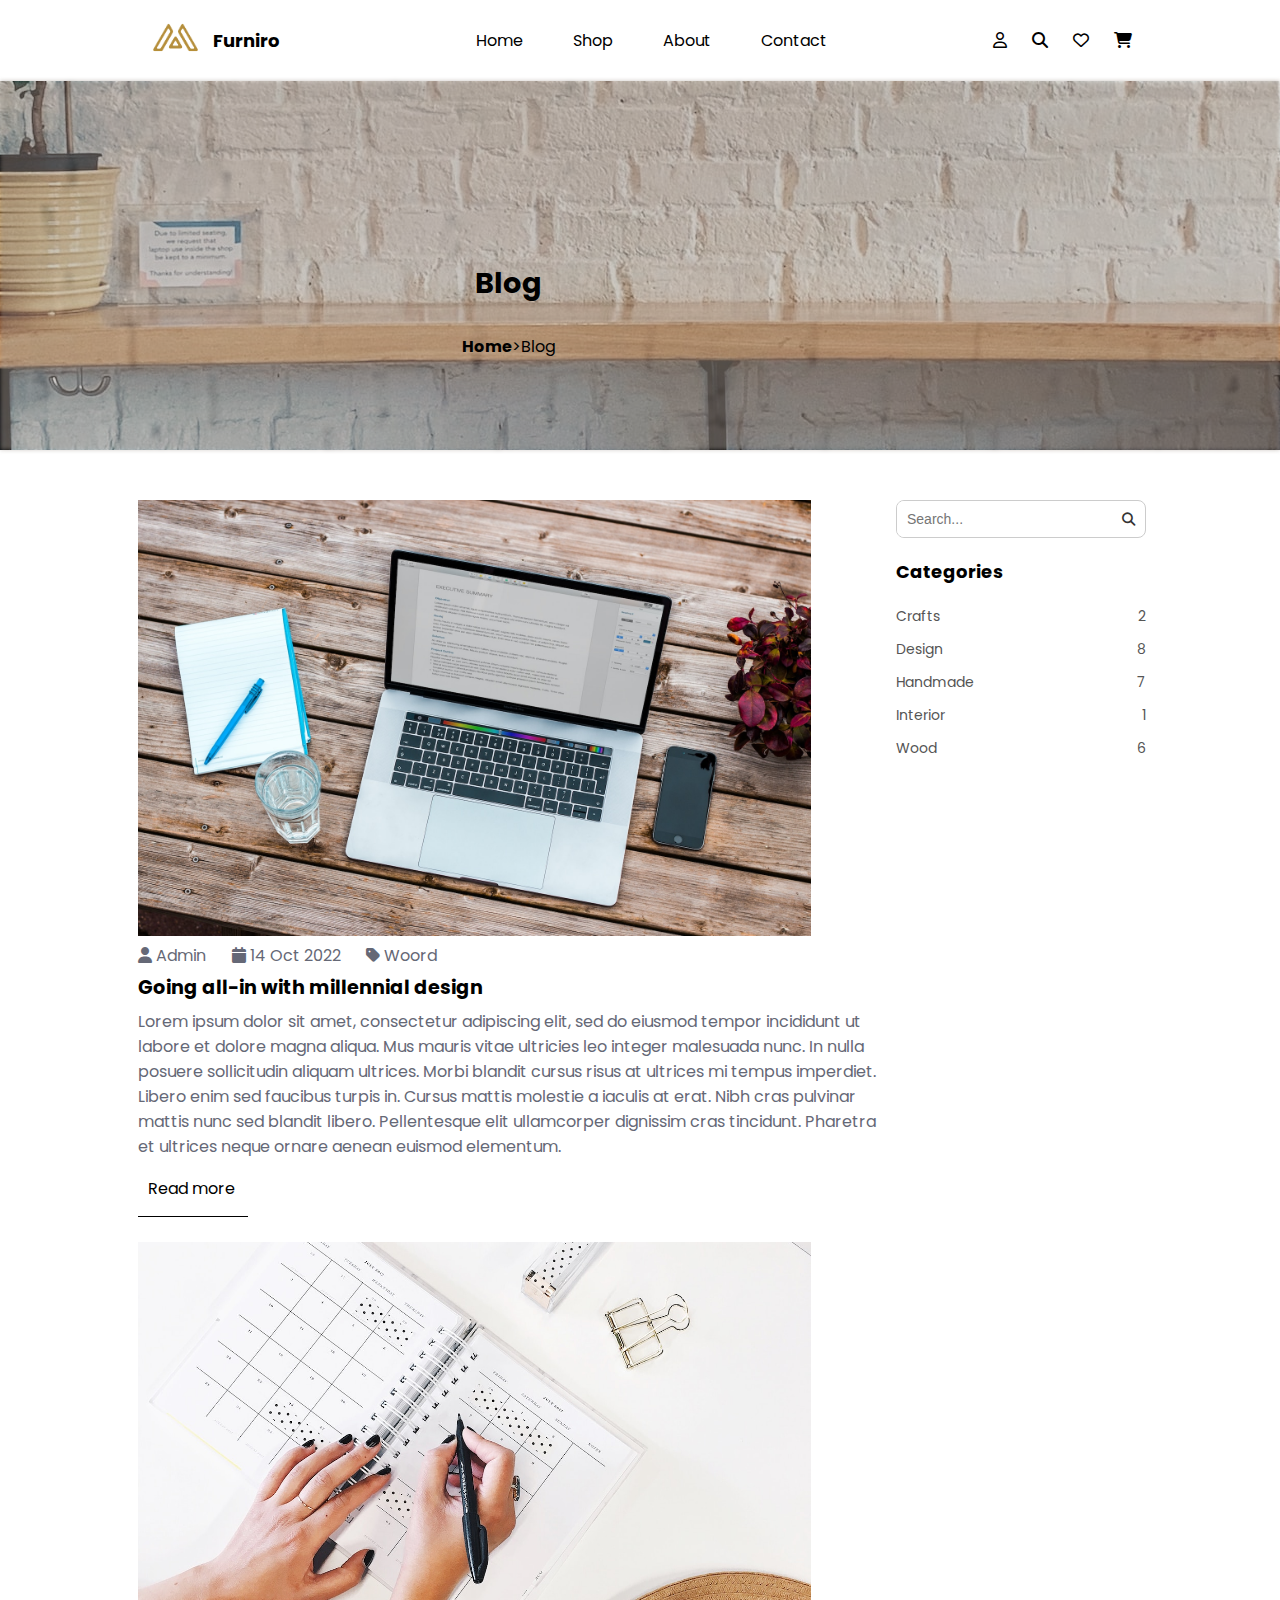
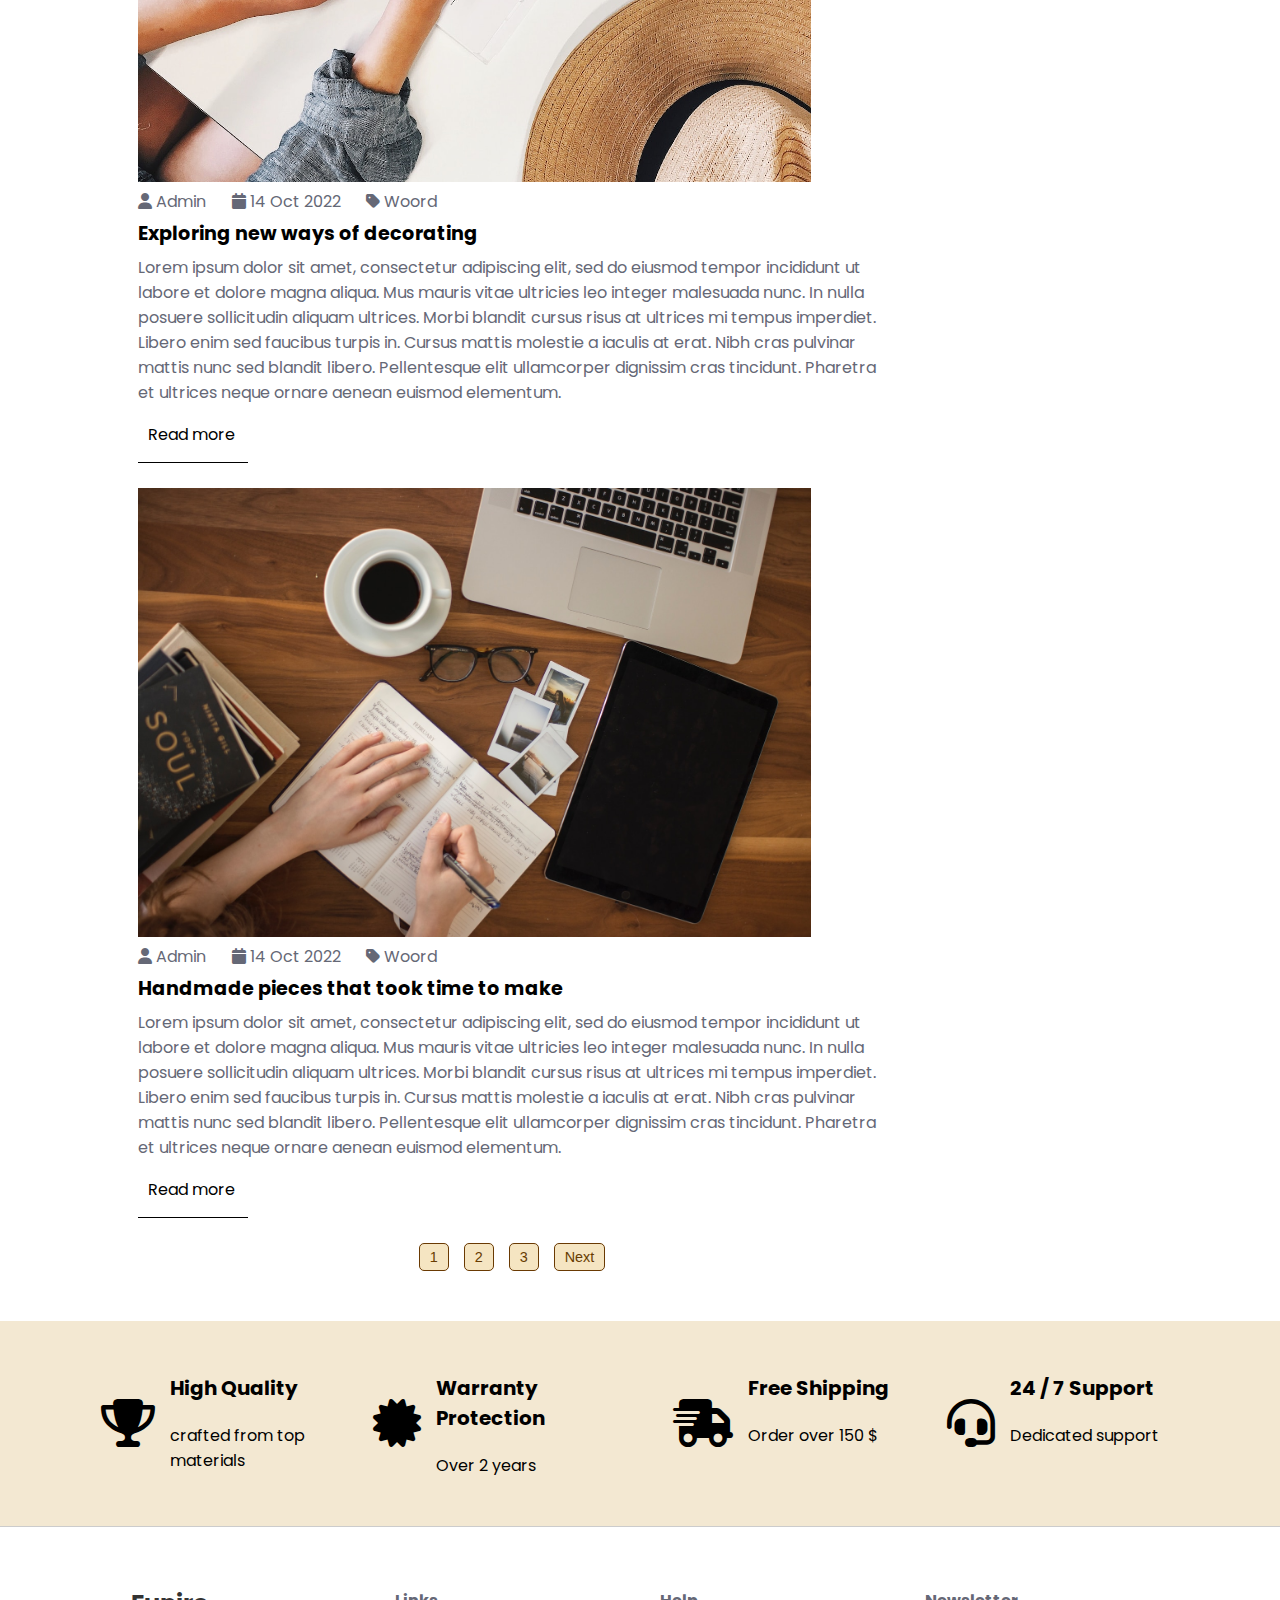
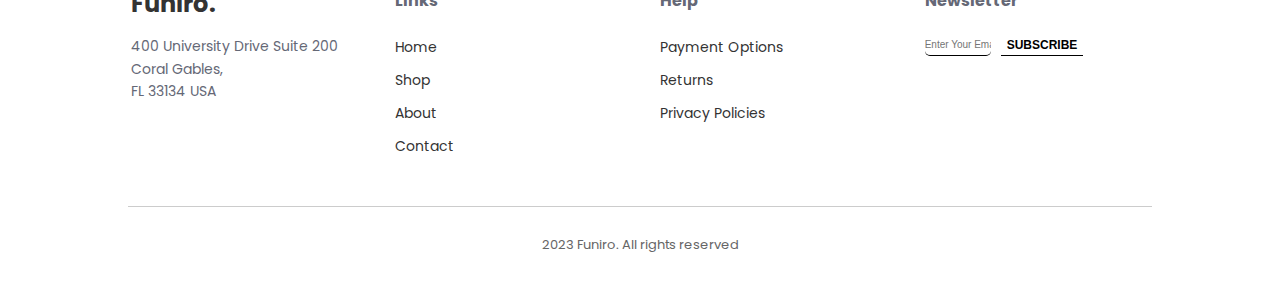
<file: blog.html>
<!DOCTYPE html>
<html lang="en">
  <head>
    <meta charset="UTF-8" />
    <meta name="viewport" content="width=device-width, initial-scale=1.0" />
    <title>Furniro</title>
    <link rel="icon" type="image/x-icon" href="./images/logo.png" />
    <link rel="stylesheet" href="./styles/blog.css" />
    <link
      rel="stylesheet"
      href="https://cdnjs.cloudflare.com/ajax/libs/font-awesome/6.7.2/css/all.min.css"
      integrity="sha512-Evv84Mr4kqVGRNSgIGL/F/aIDqQb7xQ2vcrdIwxfjThSH8CSR7PBEakCr51Ck+w+/U6swU2Im1vVX0SVk9ABhg=="
      crossorigin="anonymous"
      referrerpolicy="no-referrer"
    />
    <link rel="preconnect" href="https://fonts.googleapis.com" />
    <link rel="preconnect" href="https://fonts.gstatic.com" crossorigin />
    <link
      href="https://fonts.googleapis.com/css2?family=Poppins:ital,wght@0,100;0,200;0,300;0,400;0,500;0,600;0,700;0,800;0,900;1,100;1,200;1,300;1,400;1,500;1,600;1,700;1,800;1,900&display=swap"
      rel="stylesheet"
    />
  </head>
  <body>
    <header>
      <div class="header-Hero-section">
        <div class="only-header-navbarouter">
          <div class="only-header-navbarinner">
            <div class="header-logo">
              <div class="logo">
                <img id="navlogo" src="./images/logo.png" alt="logo" />
              </div>
              <div class="logo-name"><h2>Furniro</h2></div>
            </div>
            <div class="header-menu">
              <nav>
                <ul class="menu">
                  <li class="menu-item">
                    <a href="#" class="menu-link">Home</a>
                  </li>
                  <li class="menu-item">
                    <a href="#" class="menu-link">Shop</a>
                  </li>
                  <li class="menu-item">
                    <a href="#" class="menu-link">About</a>
                  </li>
                  <li class="menu-item">
                    <a href="#" class="menu-link">Contact</a>
                  </li>
                </ul>
              </nav>
            </div>
            <div class="icon-section">
              <div class="individual-icon">
                <i class="fa-regular fa-user"></i>
              </div>
              <div class="individual-icon">
                <i class="fa-solid fa-magnifying-glass"></i>
              </div>
              <div class="individual-icon">
                <i class="fa-regular fa-heart"></i>
              </div>
              <div class="individual-icon">
                <i class="fa-solid fa-cart-shopping"></i>
              </div>
            </div>
            <div class="mobile-menu">
              <i class="fa-solid fa-bars"></i>
            </div>
          </div>
        </div>

        <div class="hero-below-cover">
          <div class="hero-below"></div>
        </div>
        <div class="blur-image"></div>
        <div class="headline-card-shop">
          <div class="shop-headline-inner">
            <p id="shop-tophealine">Blog</p>
            <p><span id="shop-bold">Home</span>>Blog</p>
          </div>
        </div>
        <!-- <div class="hero-card">
          
        </div> -->
      </div>
    </header>
    <!--cart-sectio start-->

    <br /><br />
    <!--Blog Section-->
    <div class="blog-section">
      <div class="blog-section-inner">
        <div class="blog-left">
          <div class="blog-card">
            <div class="blog-card-image"><img src="./images/blog1.jpg" /></div>
            <div class="blog-card-icon">
              <div><i class="fa-solid fa-user"></i> Admin</div>
              <div><i class="fa-solid fa-calendar"></i> 14 Oct 2022</div>
              <div><i class="fa-solid fa-tag"></i> Woord</div>
            </div>
            <div class="blog-card-headline">
              Going all-in with millennial design
            </div>
            <div class="blog-card-paragraph">
              Lorem ipsum dolor sit amet, consectetur adipiscing elit, sed do
              eiusmod tempor incididunt ut labore et dolore magna aliqua. Mus
              mauris vitae ultricies leo integer malesuada nunc. In nulla
              posuere sollicitudin aliquam ultrices. Morbi blandit cursus risus
              at ultrices mi tempus imperdiet. Libero enim sed faucibus turpis
              in. Cursus mattis molestie a iaculis at erat. Nibh cras pulvinar
              mattis nunc sed blandit libero. Pellentesque elit ullamcorper
              dignissim cras tincidunt. Pharetra et ultrices neque ornare aenean
              euismod elementum.
            </div>
            <div class="blog-card-readbutton">Read more</div>
          </div>
          <br />
          <div class="blog-card">
            <div class="blog-card-image"><img src="./images/blog2.jfif" /></div>
            <div class="blog-card-icon">
              <div><i class="fa-solid fa-user"></i> Admin</div>
              <div><i class="fa-solid fa-calendar"></i> 14 Oct 2022</div>
              <div><i class="fa-solid fa-tag"></i> Woord</div>
            </div>
            <div class="blog-card-headline">
              Exploring new ways of decorating
            </div>
            <div class="blog-card-paragraph">
              Lorem ipsum dolor sit amet, consectetur adipiscing elit, sed do
              eiusmod tempor incididunt ut labore et dolore magna aliqua. Mus
              mauris vitae ultricies leo integer malesuada nunc. In nulla
              posuere sollicitudin aliquam ultrices. Morbi blandit cursus risus
              at ultrices mi tempus imperdiet. Libero enim sed faucibus turpis
              in. Cursus mattis molestie a iaculis at erat. Nibh cras pulvinar
              mattis nunc sed blandit libero. Pellentesque elit ullamcorper
              dignissim cras tincidunt. Pharetra et ultrices neque ornare aenean
              euismod elementum.
            </div>
            <div class="blog-card-readbutton">Read more</div>
          </div>
          <br />
          <div class="blog-card">
            <div class="blog-card-image"><img src="./images/blog3.jfif" /></div>
            <div class="blog-card-icon">
              <div><i class="fa-solid fa-user"></i> Admin</div>
              <div><i class="fa-solid fa-calendar"></i> 14 Oct 2022</div>
              <div><i class="fa-solid fa-tag"></i> Woord</div>
            </div>
            <div class="blog-card-headline">
              Handmade pieces that took time to make
            </div>
            <div class="blog-card-paragraph">
              Lorem ipsum dolor sit amet, consectetur adipiscing elit, sed do
              eiusmod tempor incididunt ut labore et dolore magna aliqua. Mus
              mauris vitae ultricies leo integer malesuada nunc. In nulla
              posuere sollicitudin aliquam ultrices. Morbi blandit cursus risus
              at ultrices mi tempus imperdiet. Libero enim sed faucibus turpis
              in. Cursus mattis molestie a iaculis at erat. Nibh cras pulvinar
              mattis nunc sed blandit libero. Pellentesque elit ullamcorper
              dignissim cras tincidunt. Pharetra et ultrices neque ornare aenean
              euismod elementum.
            </div>
            <div class="blog-card-readbutton">Read more</div>
          </div>
          <br />
          <div class="div-grid-down">
            <button>1</button>
            <button>2</button>
            <button>3</button>
            <button>Next</button>
          </div>
          <br /><br />
        </div>
        <div class="blog-right">
          <div class="blog-right-upper">
            <div class="sidebar">
              <div class="search-box">
                <input type="text" placeholder="Search..." />
                <button><i class="fas fa-search"></i></button>
              </div>

              <h2>Categories</h2>
              <ul class="category-list">
                <li><span>Crafts</span><span>2</span></li>
                <li><span>Design</span><span>8</span></li>
                <li><span>Handmade</span><span>7</span></li>
                <li><span>Interior</span><span>1</span></li>
                <li><span>Wood</span><span>6</span></li>
              </ul>
            </div>
          </div>
          <div class="blog-right-down"></div>
        </div>
      </div>
    </div>
    <!--Batch Section Start-->
    <div class="batch-section">
      <div class="batch-section-inner">
        <div class="batch-card">
          <div class="icon-left"><i class="fa-solid fa-trophy"></i></div>
          <div class="icon-rightt">
            <p class="batch-bold">High Quality</p>
            <p>crafted from top materials</p>
          </div>
        </div>
        <div class="batch-card">
          <div class="icon-left"><i class="fa-solid fa-certificate"></i></div>
          <div class="icon-rightt">
            <p class="batch-bold">Warranty Protection</p>
            <p>Over 2 years</p>
          </div>
        </div>
        <div class="batch-card">
          <div class="icon-left"><i class="fa-solid fa-truck-fast"></i></div>
          <div class="icon-rightt">
            <p class="batch-bold">Free Shipping</p>
            <p>Order over 150 $</p>
          </div>
        </div>
        <div class="batch-card">
          <div class="icon-left"><i class="fa-solid fa-headset"></i></div>
          <div class="icon-rightt">
            <p class="batch-bold">24 / 7 Support</p>
            <p>Dedicated support</p>
          </div>
        </div>
      </div>
    </div>
    <footer class="footer">
      <div class="footer-container">
        <div class="footer-section">
          <h2 class="footer-logo">Funiro.</h2>
          <div id="footer-gray">
            <p>
              400 University Drive Suite 200<br />Coral Gables,<br />FL 33134
              USA
            </p>
          </div>
        </div>

        <div class="footer-section">
          <div id="footer-gray"><h4>Links</h4></div>
          <ul>
            <li><a href="#">Home</a></li>
            <li><a href="#">Shop</a></li>
            <li><a href="#">About</a></li>
            <li><a href="#">Contact</a></li>
          </ul>
        </div>

        <div class="footer-section">
          <div id="footer-gray"><h4>Help</h4></div>

          <ul>
            <li><a href="#">Payment Options</a></li>
            <li><a href="#">Returns</a></li>
            <li><a href="#">Privacy Policies</a></li>
          </ul>
        </div>

        <!-- Newsletter -->
        <div class="footer-section">
          <div id="footer-gray"><h4>Newsletter</h4></div>

          <form class="newsletter-form">
            <input type="email" placeholder="Enter Your Email Address" />
            <button type="submit">SUBSCRIBE</button>
          </form>
        </div>
      </div>

      <!-- Bottom Text -->
      <div class="footer-wraper">
        <div class="footer-bottom">
          <div class="footer-bottom-inner">
            <p>2023 Funiro. All rights reserved</p>
          </div>
        </div>
      </div>
    </footer>
  </body>
</html>
</file>
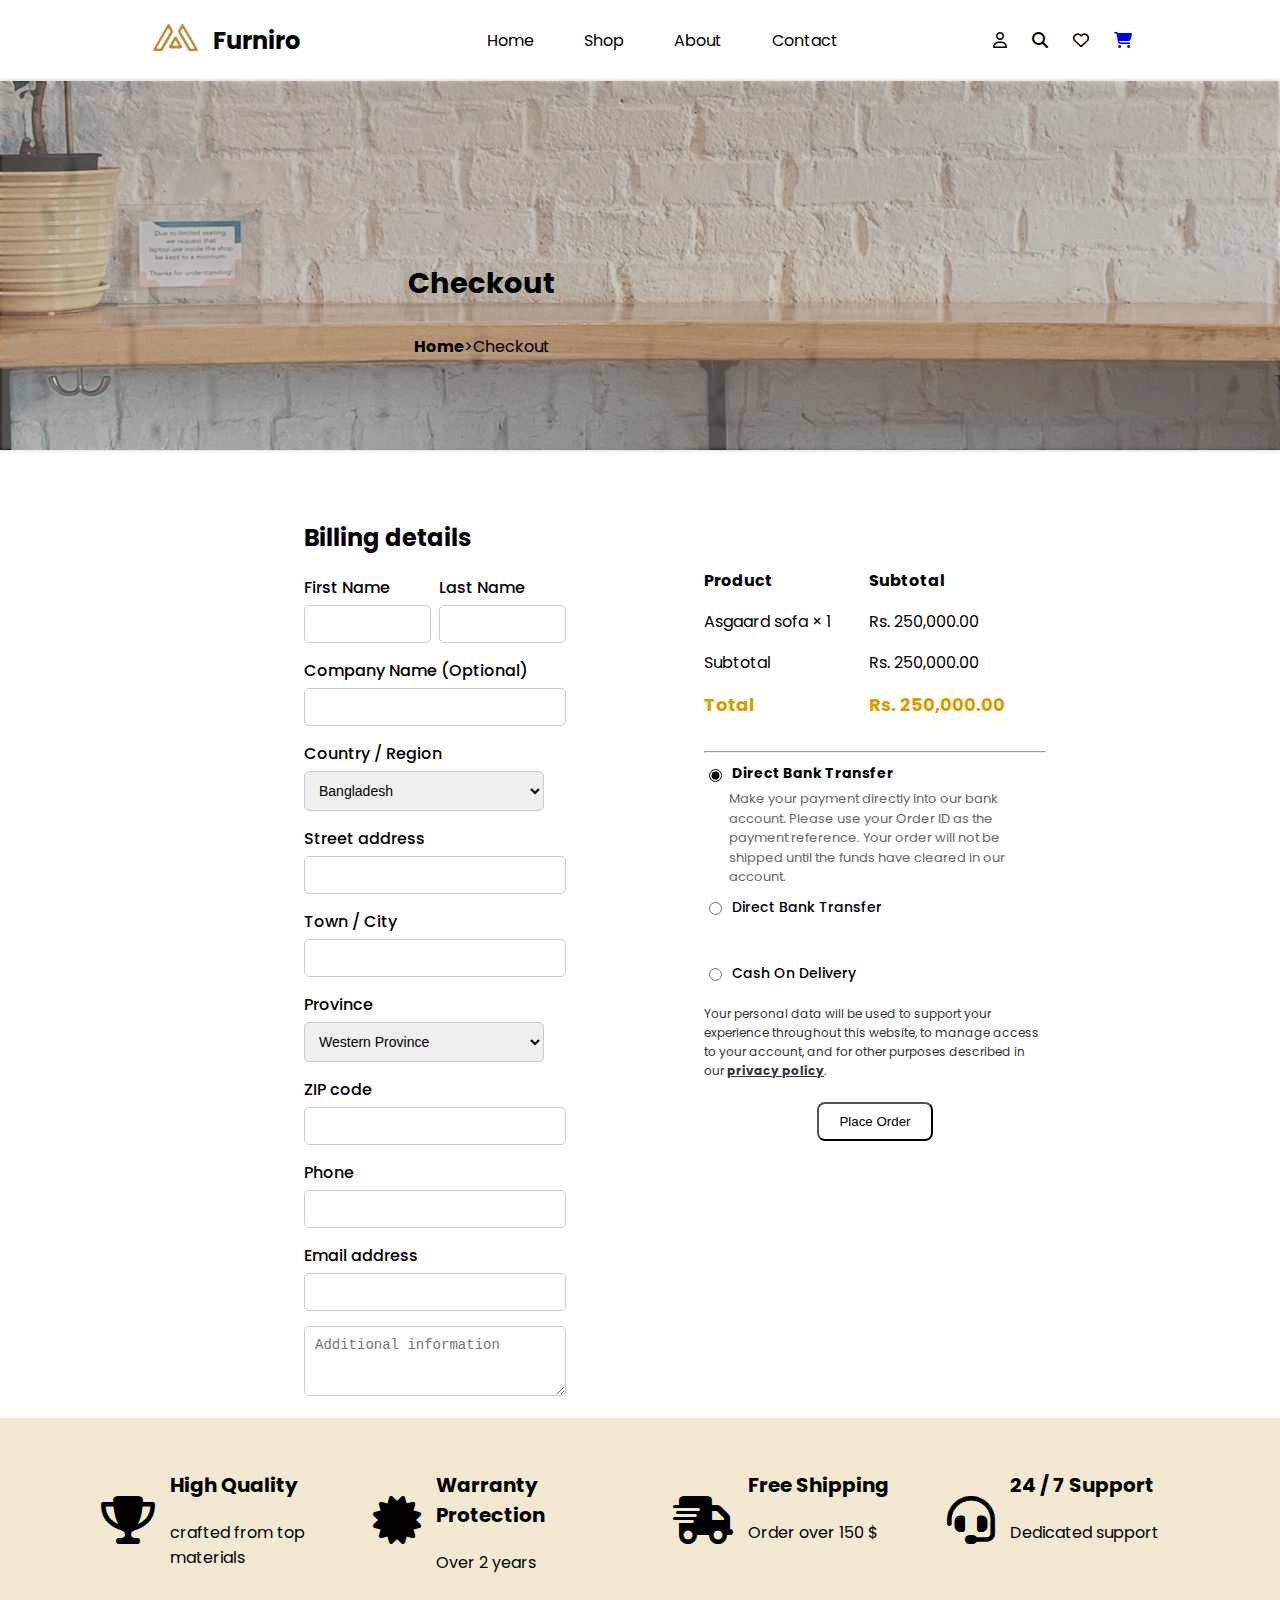
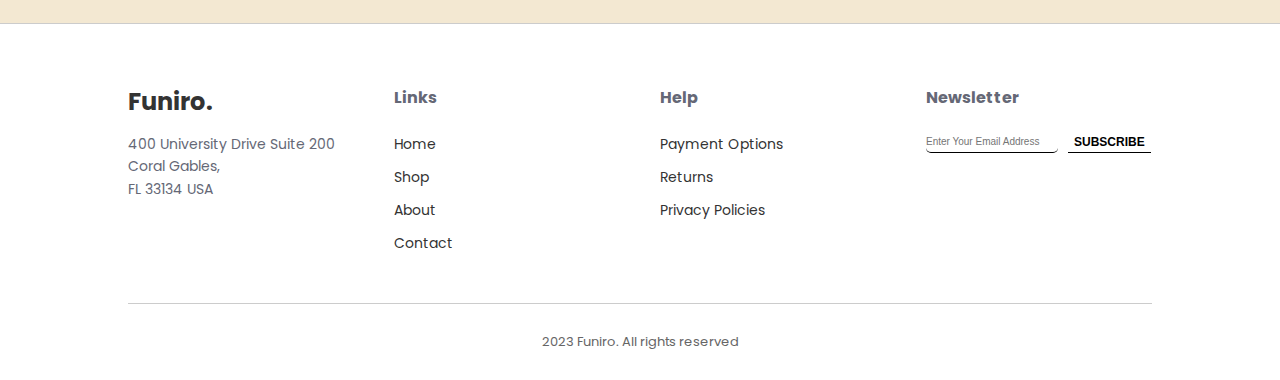
<file: checkout.html>
<!DOCTYPE html>
<html lang="en">
  <head>
    <meta charset="UTF-8" />
    <meta name="viewport" content="width=device-width, initial-scale=1.0" />
    <title>Furniro</title>
    <link rel="icon" type="image/x-icon" href="./images/logo.png" />
    <link rel="stylesheet" href="./styles/checkout.css" />
    <link
      rel="stylesheet"
      href="https://cdnjs.cloudflare.com/ajax/libs/font-awesome/6.7.2/css/all.min.css"
      integrity="sha512-Evv84Mr4kqVGRNSgIGL/F/aIDqQb7xQ2vcrdIwxfjThSH8CSR7PBEakCr51Ck+w+/U6swU2Im1vVX0SVk9ABhg=="
      crossorigin="anonymous"
      referrerpolicy="no-referrer"
    />
    <link rel="preconnect" href="https://fonts.googleapis.com" />
    <link rel="preconnect" href="https://fonts.gstatic.com" crossorigin />
    <link
      href="https://fonts.googleapis.com/css2?family=Poppins:ital,wght@0,100;0,200;0,300;0,400;0,500;0,600;0,700;0,800;0,900;1,100;1,200;1,300;1,400;1,500;1,600;1,700;1,800;1,900&display=swap"
      rel="stylesheet"
    />
  </head>
  <body>
    <header>
      <div class="header-Hero-section">
        <div class="only-header-navbarouter">
          <div class="only-header-navbarinner">
            <div class="header-logo">
              <div class="logo">
                <img id="navlogo" src="./images/logo.png" alt="logo" />
              </div>
              <div class="logo-name"><h2>Furniro</h2></div>
            </div>
            <div class="header-menu">
              <nav>
                <ul class="menu">
                  <li class="menu-item">
                    <a href="./index.html" class="menu-link">Home</a>
                  </li>
                  <li class="menu-item">
                    <a href="./shop.html" class="menu-link">Shop</a>
                  </li>
                  <li class="menu-item">
                    <a href="./blog.html" class="menu-link">About</a>
                  </li>
                  <li class="menu-item">
                    <a href="./contact.html" class="menu-link">Contact</a>
                  </li>
                </ul>
              </nav>
            </div>
            <div class="icon-section">
              <div class="individual-icon">
                <i class="fa-regular fa-user"></i>
              </div>
              <div class="individual-icon">
                <i class="fa-solid fa-magnifying-glass"></i>
              </div>
              <div class="individual-icon">
                <i class="fa-regular fa-heart"></i>
              </div>
              <div class="individual-icon">
                <a id="cart-icon-custom" href="./cart.html"
                  ><i class="fa-solid fa-cart-shopping"></i
                ></a>
              </div>
            </div>
            <div class="mobile-menu">
              <i class="fa-solid fa-bars"></i>
            </div>
          </div>
        </div>

        <div class="hero-below-cover">
          <div class="hero-below"></div>
        </div>
        <div class="blur-image"></div>
        <div class="headline-card-shop">
          <div class="shop-headline-inner">
            <p id="shop-tophealine">Checkout</p>
            <p><span id="shop-bold">Home</span>>Checkout</p>
          </div>
        </div>
        <!-- <div class="hero-card">
          
        </div> -->
      </div>
    </header>
    <!--cart-sectio start-->

    <br /><br />
    <!--Billing Section-->
    <div class="billing-section">
      <div class="billing-section-inner">
        <div class="billing-section-left">
          <div class="form-container">
            <h2>Billing details</h2>
            <form>
              <div class="form-row">
                <div class="form-group">
                  <label for="first-name">First Name</label>
                  <input type="text" id="first-name" name="first-name" />
                </div>
                <div class="form-group">
                  <label for="last-name">Last Name</label>
                  <input type="text" id="last-name" name="last-name" />
                </div>
              </div>

              <div class="form-group">
                <label for="company">Company Name (Optional)</label>
                <input type="text" id="company" name="company" />
              </div>

              <div class="form-group">
                <label for="country">Country / Region</label>
                <select id="country" name="country">
                  <option>Bangladesh</option>
                  <option>India</option>
                  <option>Pakistan</option>
                  <option>Nepal</option>
                  <option>Japan</option>
                  <option>Malyasia</option>
                  <option>Thailand</option>
                </select>
              </div>

              <div class="form-group">
                <label for="address">Street address</label>
                <input type="text" id="address" name="address" />
              </div>

              <div class="form-group">
                <label for="city">Town / City</label>
                <input type="text" id="city" name="city" />
              </div>

              <div class="form-group">
                <label for="province">Province</label>
                <select id="province" name="province">
                  <option>Western Province</option>
                  <option>Eastern Province</option>
                  <option>Northern Province</option>
                </select>
              </div>

              <div class="form-group">
                <label for="zip">ZIP code</label>
                <input type="text" id="zip" name="zip" />
              </div>

              <div class="form-group">
                <label for="phone">Phone</label>
                <input type="tel" id="phone" name="phone" />
              </div>

              <div class="form-group">
                <label for="email">Email address</label>
                <input type="email" id="email" name="email" />
              </div>

              <div class="form-group">
                <label for="info"></label>
                <textarea
                  id="info"
                  name="info"
                  rows="3"
                  placeholder="Additional information"
                ></textarea>
              </div>
            </form>
          </div>
        </div>
        <div class="billing-section-right">
          <div class="checkout-container">
            <table class="summary-table">
              <thead>
                <tr>
                  <th>Product</th>
                  <th>Subtotal</th>
                </tr>
              </thead>
              <tbody>
                <tr>
                  <td>Asgaard sofa × 1</td>
                  <td>Rs. 250,000.00</td>
                </tr>
                <tr>
                  <td>Subtotal</td>
                  <td>Rs. 250,000.00</td>
                </tr>
                <tr class="total">
                  <td>Total</td>
                  <td>Rs. 250,000.00</td>
                </tr>
              </tbody>
            </table>
            <hr />
            <div class="payment-method">
              <label>
                <input type="radio" name="payment" checked />
                <span class="bold-label">Direct Bank Transfer</span>
              </label>
              <p class="payment-note">
                Make your payment directly into our bank account. Please use
                your Order ID as the payment reference. Your order will not be
                shipped until the funds have cleared in our account.
              </p>

              <label>
                <input type="radio" name="payment" />
                Direct Bank Transfer </label
              ><br />

              <label>
                <input type="radio" name="payment" />
                Cash On Delivery
              </label>
            </div>

            <p class="privacy-policy">
              Your personal data will be used to support your experience
              throughout this website, to manage access to your account, and for
              other purposes described in our
              <span class="privacy-link">privacy policy</span>.
            </p>
            <div class="placeorderbutton">
              <button>Place Order</button>
            </div>
          </div>
        </div>
      </div>
    </div>
    <!--Batch Section Start-->
    <div class="batch-section">
      <div class="batch-section-inner">
        <div class="batch-card">
          <div class="icon-left"><i class="fa-solid fa-trophy"></i></div>
          <div class="icon-rightt">
            <p class="batch-bold">High Quality</p>
            <p>crafted from top materials</p>
          </div>
        </div>
        <div class="batch-card">
          <div class="icon-left"><i class="fa-solid fa-certificate"></i></div>
          <div class="icon-rightt">
            <p class="batch-bold">Warranty Protection</p>
            <p>Over 2 years</p>
          </div>
        </div>
        <div class="batch-card">
          <div class="icon-left"><i class="fa-solid fa-truck-fast"></i></div>
          <div class="icon-rightt">
            <p class="batch-bold">Free Shipping</p>
            <p>Order over 150 $</p>
          </div>
        </div>
        <div class="batch-card">
          <div class="icon-left"><i class="fa-solid fa-headset"></i></div>
          <div class="icon-rightt">
            <p class="batch-bold">24 / 7 Support</p>
            <p>Dedicated support</p>
          </div>
        </div>
      </div>
    </div>
    <footer class="footer">
      <div class="footer-container">
        <div class="footer-section">
          <h2 class="footer-logo">Funiro.</h2>
          <div id="footer-gray">
            <p>
              400 University Drive Suite 200<br />Coral Gables,<br />FL 33134
              USA
            </p>
          </div>
        </div>

        <div class="footer-section">
          <div id="footer-gray"><h4>Links</h4></div>
          <ul>
            <li><a href="#">Home</a></li>
            <li><a href="#">Shop</a></li>
            <li><a href="#">About</a></li>
            <li><a href="#">Contact</a></li>
          </ul>
        </div>

        <div class="footer-section">
          <div id="footer-gray"><h4>Help</h4></div>

          <ul>
            <li><a href="#">Payment Options</a></li>
            <li><a href="#">Returns</a></li>
            <li><a href="#">Privacy Policies</a></li>
          </ul>
        </div>

        <!-- Newsletter -->
        <div class="footer-section">
          <div id="footer-gray"><h4>Newsletter</h4></div>

          <form class="newsletter-form">
            <input type="email" placeholder="Enter Your Email Address" />
            <button type="submit">SUBSCRIBE</button>
          </form>
        </div>
      </div>

      <!-- Bottom Text -->
      <div class="footer-wraper">
        <div class="footer-bottom">
          <div class="footer-bottom-inner">
            <p>2023 Funiro. All rights reserved</p>
          </div>
        </div>
      </div>
    </footer>
  </body>
</html>
</file>
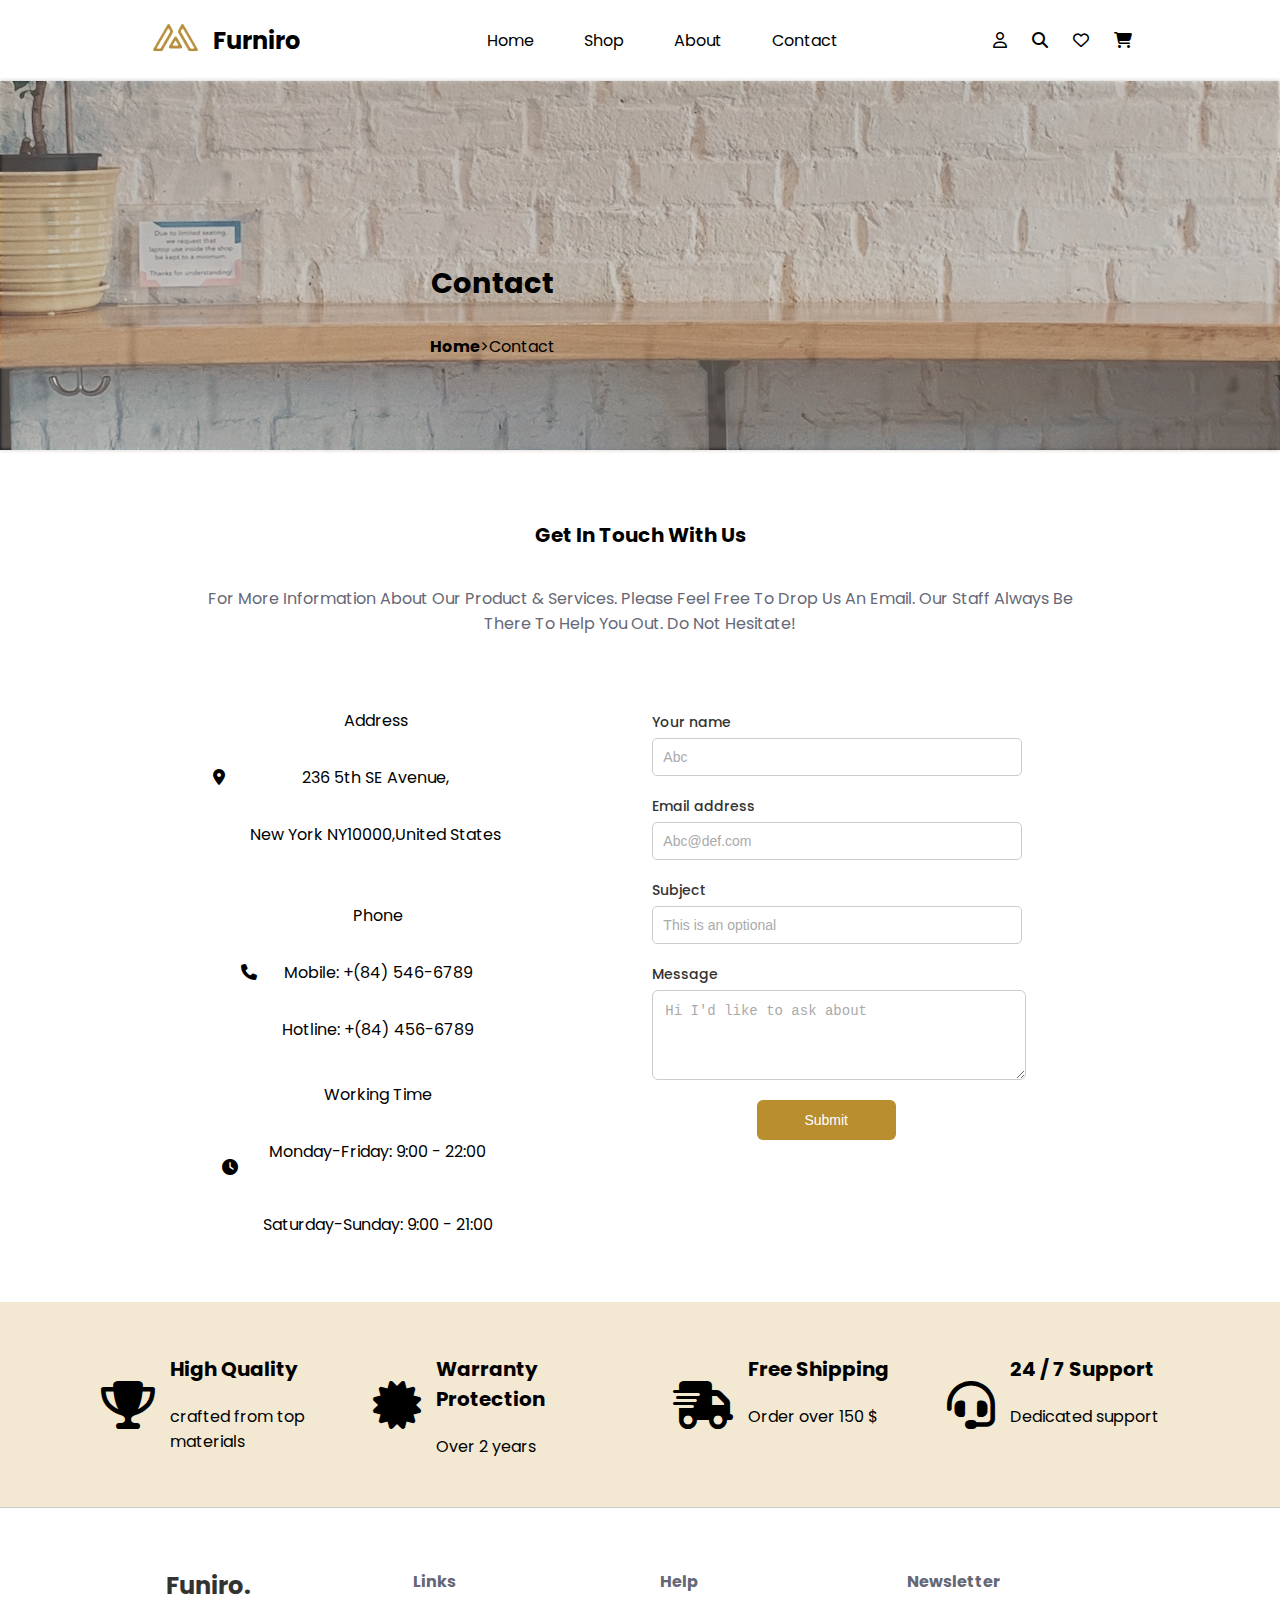
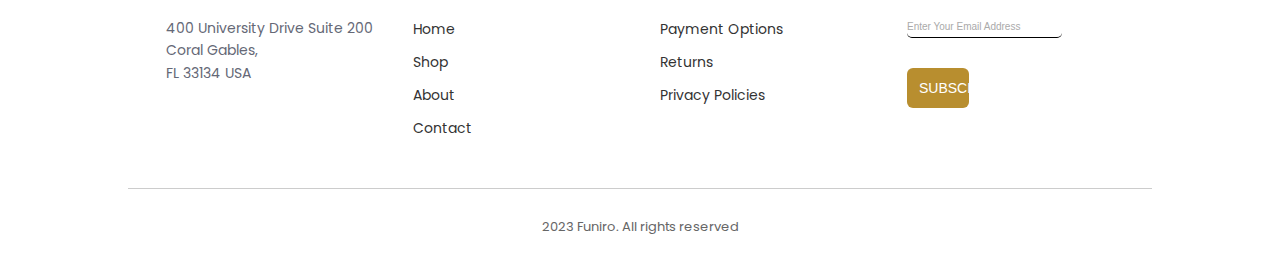
<file: contact.html>
<!DOCTYPE html>
<html lang="en">
  <head>
    <meta charset="UTF-8" />
    <meta name="viewport" content="width=device-width, initial-scale=1.0" />
    <title>Furniro</title>
    <link rel="icon" type="image/x-icon" href="./images/logo.png" />
    <link rel="stylesheet" href="./styles/contact.css" />
    <link
      rel="stylesheet"
      href="https://cdnjs.cloudflare.com/ajax/libs/font-awesome/6.7.2/css/all.min.css"
      integrity="sha512-Evv84Mr4kqVGRNSgIGL/F/aIDqQb7xQ2vcrdIwxfjThSH8CSR7PBEakCr51Ck+w+/U6swU2Im1vVX0SVk9ABhg=="
      crossorigin="anonymous"
      referrerpolicy="no-referrer"
    />
    <link rel="preconnect" href="https://fonts.googleapis.com" />
    <link rel="preconnect" href="https://fonts.gstatic.com" crossorigin />
    <link
      href="https://fonts.googleapis.com/css2?family=Poppins:ital,wght@0,100;0,200;0,300;0,400;0,500;0,600;0,700;0,800;0,900;1,100;1,200;1,300;1,400;1,500;1,600;1,700;1,800;1,900&display=swap"
      rel="stylesheet"
    />
  </head>
  <body>
    <header>
      <div class="header-Hero-section">
        <div class="only-header-navbarouter">
          <div class="only-header-navbarinner">
            <div class="header-logo">
              <div class="logo">
                <img id="navlogo" src="./images/logo.png" alt="logo" />
              </div>
              <div class="logo-name"><h2>Furniro</h2></div>
            </div>
            <div class="header-menu">
              <nav>
                <ul class="menu">
                  <li class="menu-item">
                    <a href="#" class="menu-link">Home</a>
                  </li>
                  <li class="menu-item">
                    <a href="#" class="menu-link">Shop</a>
                  </li>
                  <li class="menu-item">
                    <a href="#" class="menu-link">About</a>
                  </li>
                  <li class="menu-item">
                    <a href="#" class="menu-link">Contact</a>
                  </li>
                </ul>
              </nav>
            </div>
            <div class="icon-section">
              <div class="individual-icon">
                <i class="fa-regular fa-user"></i>
              </div>
              <div class="individual-icon">
                <i class="fa-solid fa-magnifying-glass"></i>
              </div>
              <div class="individual-icon">
                <i class="fa-regular fa-heart"></i>
              </div>
              <div class="individual-icon">
                <i class="fa-solid fa-cart-shopping"></i>
              </div>
            </div>
            <div class="mobile-menu">
              <i class="fa-solid fa-bars"></i>
            </div>
          </div>
        </div>

        <div class="hero-below-cover">
          <div class="hero-below"></div>
        </div>
        <div class="blur-image"></div>
        <div class="headline-card-shop">
          <div class="shop-headline-inner">
            <p id="shop-tophealine">Contact</p>
            <p><span id="shop-bold">Home</span>>Contact</p>
          </div>
        </div>
        <!-- <div class="hero-card">
          
        </div> -->

      </div>
    </header>
    <!--cart-sectio start-->
    
    <br /><br />
    <!--Contact Section-->
<div class="contact-section">
    <div class="contact-section-inner">
        <div class="contact-section-upper">
<p id="contact-headline">
    Get In Touch With Us
</p>
<p id="checkout-paragraph">
    For More Information About Our Product & Services. Please Feel Free To Drop Us An Email. Our Staff Always Be There To Help You Out. Do Not Hesitate!
</p>
        </div>
        <div class="contact-section-lower">
<div class="contact-lower-left">
<div class="contact-card">
    <div class="contact-card-left"><i id="card-loc" class="fa-solid fa-location-dot"></i></div>
    <div class="contact-card-right">
        <p>Address</p>
        <p>236 5th SE Avenue, </p>
           
        <p>New York NY10000,United States</p>
       
    </div>
</div>
<div class="contact-card">
    <div class="contact-card-left"><i  class="fa-solid fa-phone"></i></div>
    <div class="contact-card-right">
        <p>Phone</p>
      
      <p> Mobile: +(84) 546-6789</p> 
        <p>Hotline: +(84) 456-6789</p>

    </div>
</div>
<div class="contact-card">
    <div class="contact-card-left"><i class="fa-solid fa-clock"></i></div>
    <div class="contact-card-right">
        <p>Working Time</p>
       
       <p> Monday-Friday: 9:00 - 22:00</p>
        <p></p>Saturday-Sunday: 9:00 - 21:00</p>
        
    </div>
</div>
    
</div>
<div class="contact-lower-right">

    <div class="contact-form">
        <form>
          <label for="name">Your name</label>
          <input type="text" id="name" name="name" placeholder="Abc">
    
          <label for="email">Email address</label>
          <input type="email" id="email" name="email" placeholder="Abc@def.com">
    
          <label for="subject">Subject</label>
          <input type="text" id="subject" name="subject" placeholder="This is an optional">
    
          <label for="message">Message</label>
          <textarea id="message" name="message" placeholder="Hi I'd like to ask about" rows="4"></textarea>
    <div class="submit-button"><button type="submit">Submit</button></div>
          
        </form>
      </div>
</div>
        </div>
    </div>
</div>
<br/>
    <!--Batch Section Start-->
    <div class="batch-section">
      <div class="batch-section-inner">
        <div class="batch-card">
          <div class="icon-left"><i class="fa-solid fa-trophy"></i></div>
          <div class="icon-rightt">
            <p class="batch-bold">High Quality</p>
            <p>crafted from top materials</p>
          </div>
        </div>
        <div class="batch-card">
          <div class="icon-left"><i class="fa-solid fa-certificate"></i></div>
          <div class="icon-rightt">
            <p class="batch-bold">Warranty Protection</p>
            <p>Over 2 years</p>
          </div>
        </div>
        <div class="batch-card">
          <div class="icon-left"><i class="fa-solid fa-truck-fast"></i></div>
          <div class="icon-rightt">
            <p class="batch-bold">Free Shipping</p>
            <p>Order over 150 $</p>
          </div>
        </div>
        <div class="batch-card">
          <div class="icon-left"><i class="fa-solid fa-headset"></i></div>
          <div class="icon-rightt">
            <p class="batch-bold">24 / 7 Support</p>
            <p>Dedicated support</p>
          </div>
        </div>
      </div>
    </div>
    <footer class="footer">
      <div class="footer-container">
        <div class="footer-section">
          <h2 class="footer-logo">Funiro.</h2>
          <div id="footer-gray">
            <p>
              400 University Drive Suite 200<br />Coral Gables,<br />FL 33134
              USA
            </p>
          </div>
        </div>

        <div class="footer-section">
          <div id="footer-gray"><h4>Links</h4></div>
          <ul>
            <li><a href="#">Home</a></li>
            <li><a href="#">Shop</a></li>
            <li><a href="#">About</a></li>
            <li><a href="#">Contact</a></li>
          </ul>
        </div>

        <div class="footer-section">
          <div id="footer-gray"><h4>Help</h4></div>

          <ul>
            <li><a href="#">Payment Options</a></li>
            <li><a href="#">Returns</a></li>
            <li><a href="#">Privacy Policies</a></li>
          </ul>
        </div>

        <!-- Newsletter -->
        <div class="footer-section">
          <div id="footer-gray"><h4>Newsletter</h4></div>

          <form class="newsletter-form">
            <input type="email" placeholder="Enter Your Email Address" />
            <button type="submit">SUBSCRIBE</button>
          </form>
        </div>
      </div>

      <!-- Bottom Text -->
      <div class="footer-wraper">
        <div class="footer-bottom">
          <div class="footer-bottom-inner">
            <p>2023 Funiro. All rights reserved</p>
          </div>
        </div>
      </div>
    </footer>
  </body>
</html>
</file>
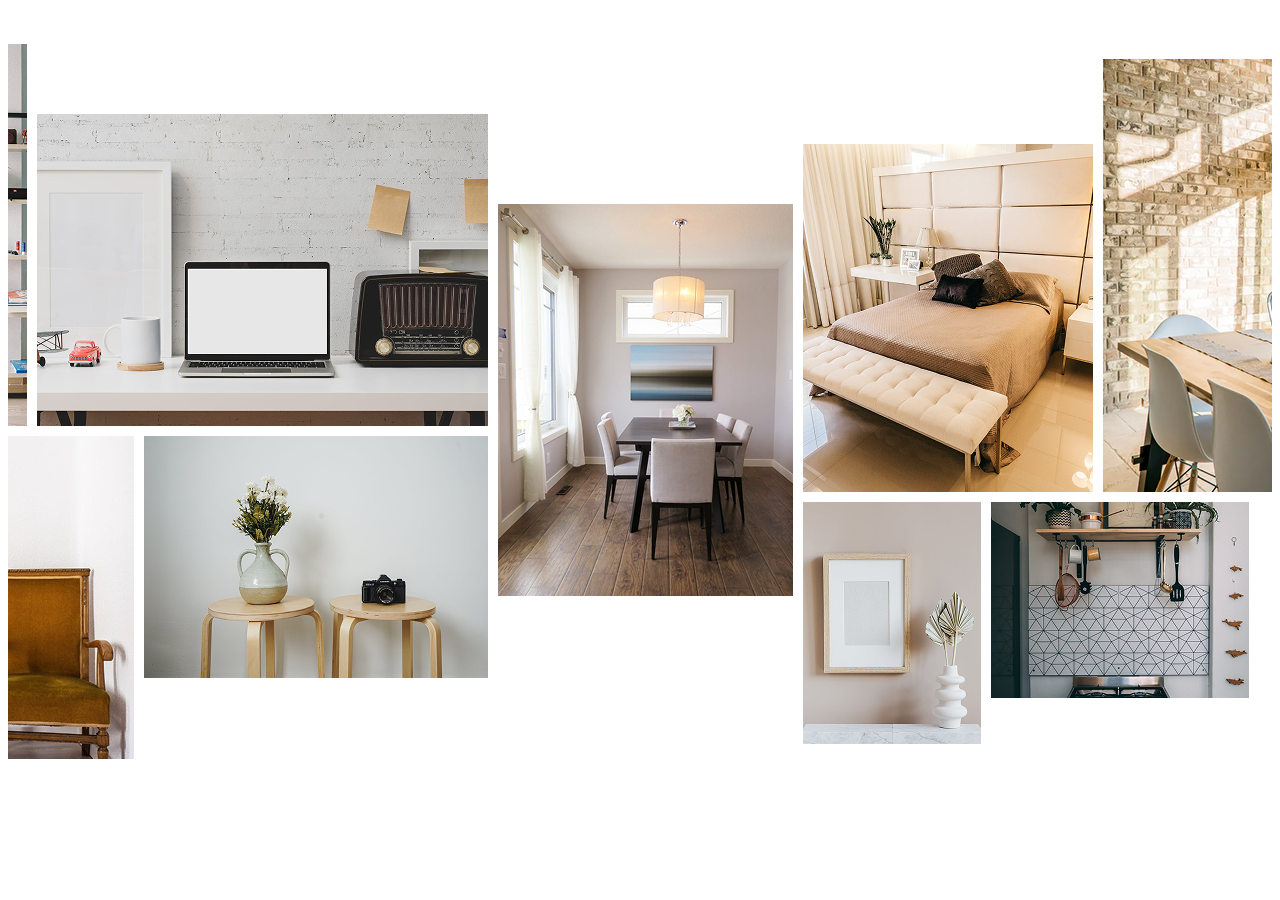
<file: new.html>
<!DOCTYPE html>
<html lang="en">
  <head>
    <meta charset="UTF-8" />
    <meta name="viewport" content="width=device-width, initial-scale=1.0" />
    <title>Furniro</title>
    <link rel="icon" type="image/x-icon" href="./images/logo.png" />
    <link rel="stylesheet" href="./styles/new.css" />
    <link
      rel="stylesheet"
      href="https://cdnjs.cloudflare.com/ajax/libs/font-awesome/6.7.2/css/all.min.css"
      integrity="sha512-Evv84Mr4kqVGRNSgIGL/F/aIDqQb7xQ2vcrdIwxfjThSH8CSR7PBEakCr51Ck+w+/U6swU2Im1vVX0SVk9ABhg=="
      crossorigin="anonymous"
      referrerpolicy="no-referrer"
    />
    <link rel="preconnect" href="https://fonts.googleapis.com" />
    <link rel="preconnect" href="https://fonts.gstatic.com" crossorigin />
    <link
      href="https://fonts.googleapis.com/css2?family=Poppins:ital,wght@0,100;0,200;0,300;0,400;0,500;0,600;0,700;0,800;0,900;1,100;1,200;1,300;1,400;1,500;1,600;1,700;1,800;1,900&display=swap"
      rel="stylesheet"
    />
  </head>
  <body>
    <header></header>
    <!--Catergoy Section Start-->
    <br /><br />
    <!--Product Section Start-->
    <div class="contenr">
      <div class="image-galare">
        <div class="img-laft">
          <div class="laft1">
            <img src="./images/Rectangle 36.png" alt="" />
            <img src="./images/Rectangle 38.png" alt="" />
          </div>
          <div class="laft2">
            <img src="./images/Rectangle 37.png" alt="" />
            <img src="./images/Rectangle 39.png" alt="" />
          </div>
        </div>
        <div class="img-medel">
          <img src="./images/Rectangle 40.png" alt="" />
        </div>
        <div class="img-right">
          <div class="right1">
            <img src="./images/Rectangle 43.png" alt="" />
            <img src="./images/Rectangle 45.png" alt="" />
          </div>
          <div class="right2">
            <img src="./images/Rectangle 41.png" alt="" />
            <img src="./images/Rectangle 44.png" alt="" />
          </div>
        </div>
      </div>
    </div>
  </body>
</html>
</file>
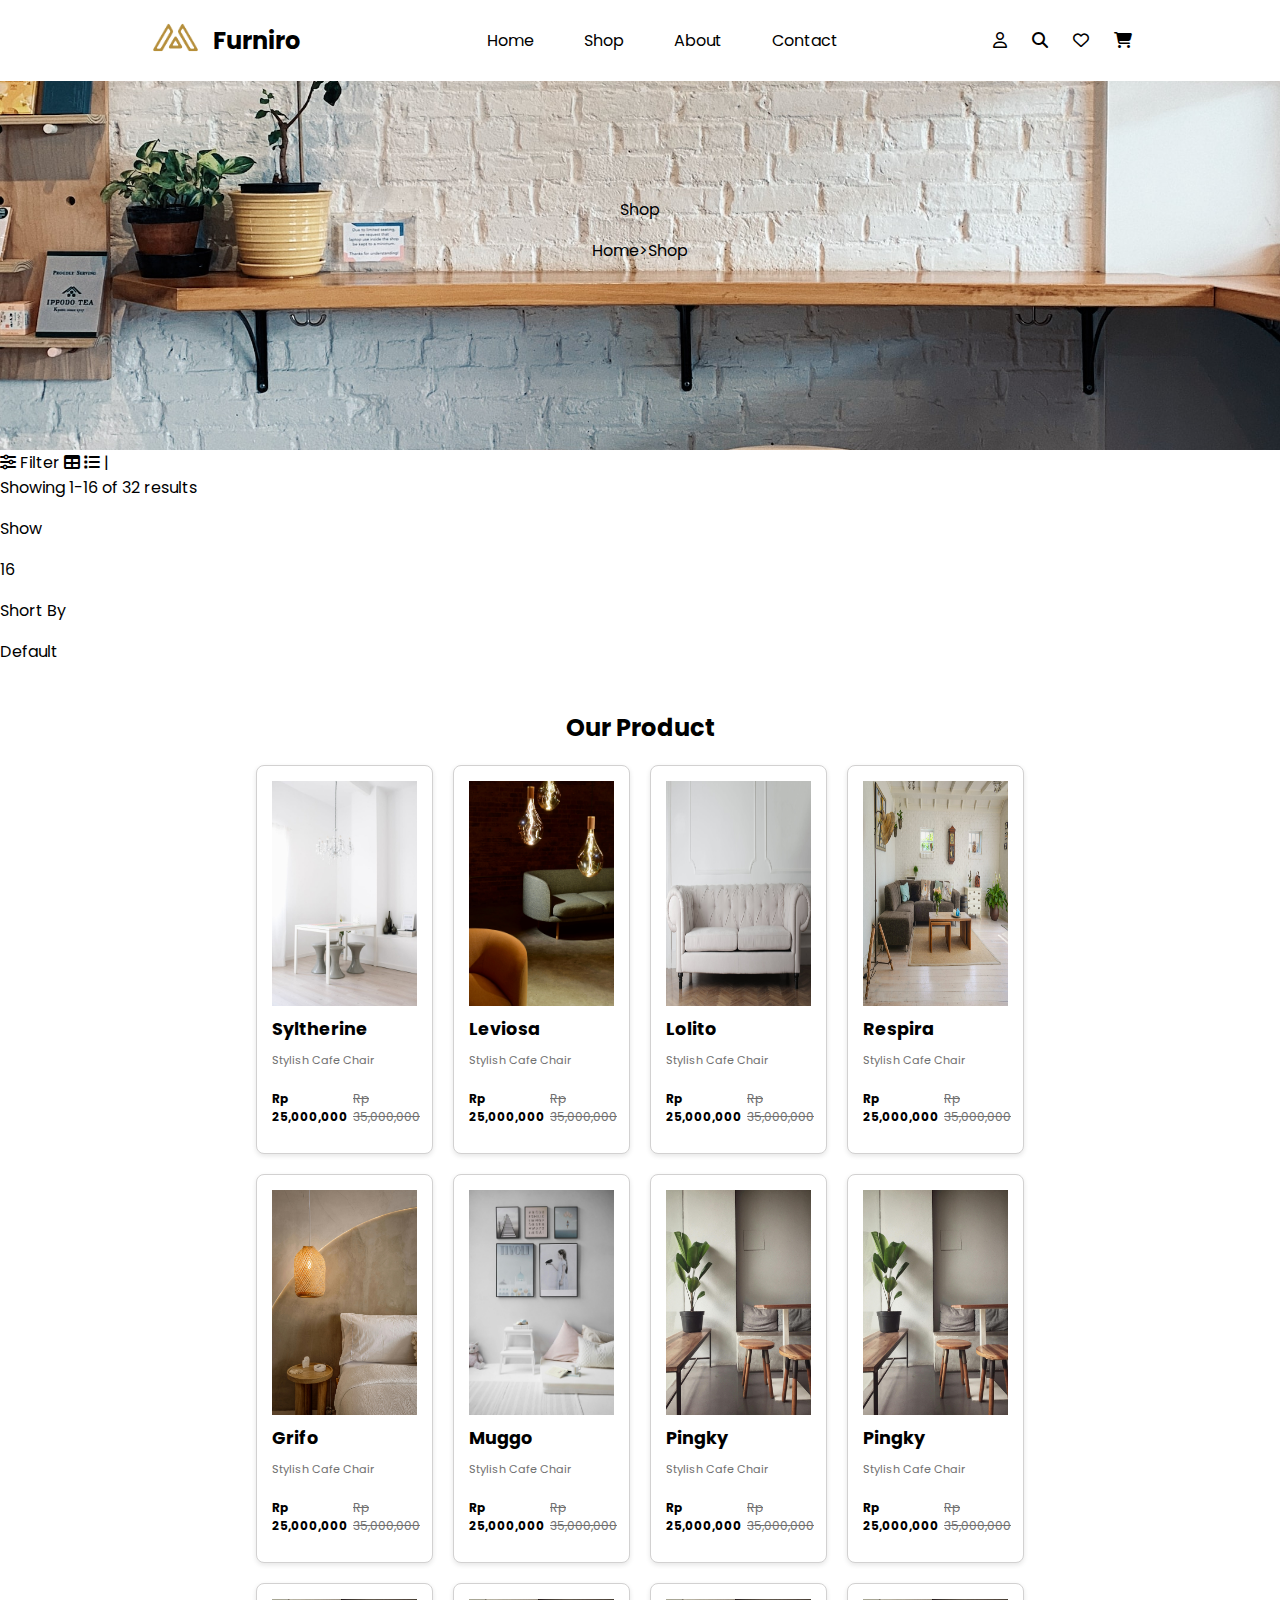
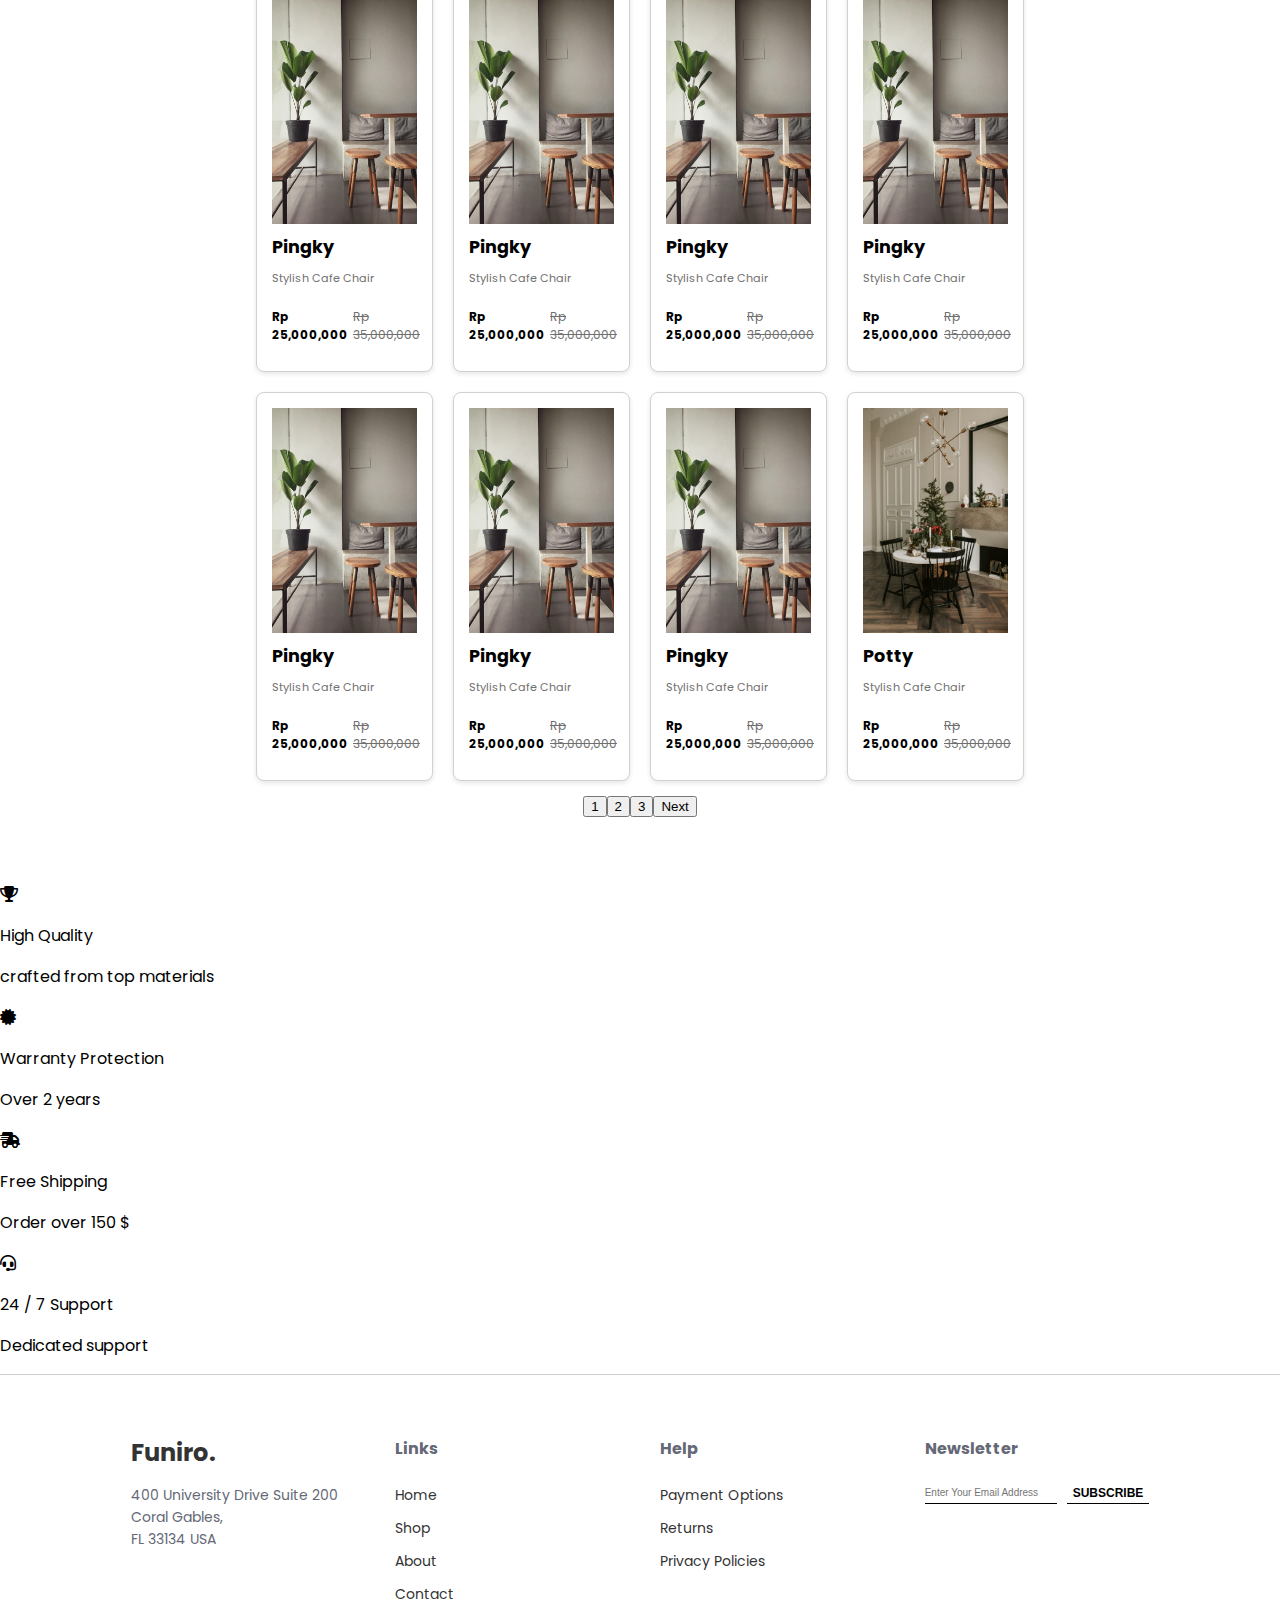
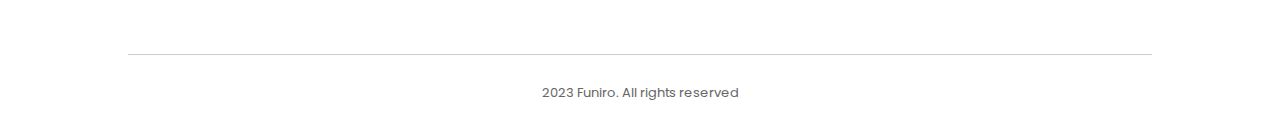
<file: shop.html>
<!DOCTYPE html>
<html lang="en">
  <head>
    <meta charset="UTF-8" />
    <meta name="viewport" content="width=device-width, initial-scale=1.0" />
    <title>Furniro</title>
    <link rel="icon" type="image/x-icon" href="./images/logo.png" />
    <link rel="stylesheet" href="./styles/shop.css" />
    <link
      rel="stylesheet"
      href="https://cdnjs.cloudflare.com/ajax/libs/font-awesome/6.7.2/css/all.min.css"
      integrity="sha512-Evv84Mr4kqVGRNSgIGL/F/aIDqQb7xQ2vcrdIwxfjThSH8CSR7PBEakCr51Ck+w+/U6swU2Im1vVX0SVk9ABhg=="
      crossorigin="anonymous"
      referrerpolicy="no-referrer"
    />
    <link rel="preconnect" href="https://fonts.googleapis.com" />
    <link rel="preconnect" href="https://fonts.gstatic.com" crossorigin />
    <link
      href="https://fonts.googleapis.com/css2?family=Poppins:ital,wght@0,100;0,200;0,300;0,400;0,500;0,600;0,700;0,800;0,900;1,100;1,200;1,300;1,400;1,500;1,600;1,700;1,800;1,900&display=swap"
      rel="stylesheet"
    />
  </head>
  <body>
    <header>
      <div class="header-Hero-section">
        <div class="only-header-navbarouter">
          <div class="only-header-navbarinner">
            <div class="header-logo">
              <div class="logo">
                <img id="navlogo" src="./images/logo.png" alt="logo" />
              </div>
              <div class="logo-name"><h2>Furniro</h2></div>
            </div>
            <div class="header-menu">
              <nav>
                <ul class="menu">
                  <li class="menu-item">
                    <a href="#" class="menu-link">Home</a>
                  </li>
                  <li class="menu-item">
                    <a href="#" class="menu-link">Shop</a>
                  </li>
                  <li class="menu-item">
                    <a href="#" class="menu-link">About</a>
                  </li>
                  <li class="menu-item">
                    <a href="#" class="menu-link">Contact</a>
                  </li>
                </ul>
              </nav>
            </div>
            <div class="icon-section">
              <div class="individual-icon">
                <i class="fa-regular fa-user"></i>
              </div>
              <div class="individual-icon">
                <i class="fa-solid fa-magnifying-glass"></i>
              </div>
              <div class="individual-icon">
                <i class="fa-regular fa-heart"></i>
              </div>
              <div class="individual-icon">
                <i class="fa-solid fa-cart-shopping"></i>
              </div>
            </div>
            <div class="mobile-menu">
              <i class="fa-solid fa-bars"></i>
            </div>
          </div>
        </div>

        <div class="hero-below-cover">
          <div class="hero-below"></div>
        </div>
        <div class="blur-image"></div>
        <div class="headline-card-shop">
          <div class="shop-headline-inner">
            <p id="shop-tophealine">Shop</p>
            <p><span id="shop-bold">Home</span>>Shop</p>
          </div>
        </div>
        <!-- <div class="hero-card">
          
        </div> -->
      </div>
    </header>
    <!--Catergoy Section Start-->
    <!--Filter navbar Start-->
    <div class="filter-nabvar">
      <div class="filter-nabvar-inner">
        <div class="filter-nabvar-left">
          <i class="fa-solid fa-sliders"></i>
          Filter
          <i class="fa-solid fa-table"></i>
          <i class="fa-solid fa-list"></i>
          |
          <div>Showing 1-16 of 32 results</div>
        </div>
        <div class="filter-nabvar-right">
          <div><p>Show</p></div>
          <div class="box-nav"><p>16</p></div>
          <div><p>Short By</p></div>
          <div class="box-nav"><p>Default</p></div>
        </div>
      </div>
    </div>
    <div class="product-section">
      <div class="product-cover">
        <div class="product-headline"><h2>Our Product</h2></div>
        <div class="product-grid-section">
          <div class="product-grid">
            <div class="product-card">
              <div class="product-card-image">
                <img src="./images/syltherine.png" alt="Product Image" />
              </div>
              <div class="add-to-cart">Add to cart</div>
              <div class="product-icons">
                <span
                  ><i class="fa-solid fa-share-nodes"></i>
                  <p>Share</p></span
                >
                <span
                  ><i class="fa-solid fa-code-compare"></i>
                  <p>Compare</p></span
                >
                <span
                  ><i class="fa-solid fa-heart"></i>
                  <p>Like</p>
                </span>
              </div>
              <div class="product-card-title">
                <h3>Syltherine</h3>
                <p>Stylish Cafe Chair</p>
              </div>
              <div class="product-card-price">
                <div class="price-left"><p>Rp 25,000,000</p></div>
                <div class="price-right">
                  <p><del>Rp 35,000,000</del></p>
                </div>
              </div>
            </div>
            <div class="product-card">
              <div class="product-card-image">
                <img src="./images/grid (1).jpg" alt="Product Image" />
              </div>
              <div class="add-to-cart">Add to cart</div>
              <div class="product-icons">
                <span
                  ><i class="fa-solid fa-share-nodes"></i>
                  <p>Share</p></span
                >
                <span
                  ><i class="fa-solid fa-code-compare"></i>
                  <p>Compare</p></span
                >
                <span
                  ><i class="fa-solid fa-heart"></i>
                  <p>Like</p>
                </span>
              </div>
              <div class="product-card-title">
                <h3>Leviosa</h3>
                <p>Stylish Cafe Chair</p>
              </div>
              <div class="product-card-price">
                <div class="price-left"><p>Rp 25,000,000</p></div>
                <div class="price-right">
                  <p><del>Rp 35,000,000</del></p>
                </div>
              </div>
            </div>
            <div class="product-card">
              <div class="product-card-image">
                <img src="./images/lolito.png" alt="Product Image" />
              </div>
              <div class="add-to-cart">Add to cart</div>
              <div class="product-icons">
                <span
                  ><i class="fa-solid fa-share-nodes"></i>
                  <p>Share</p></span
                >
                <span
                  ><i class="fa-solid fa-code-compare"></i>
                  <p>Compare</p></span
                >
                <span
                  ><i class="fa-solid fa-heart"></i>
                  <p>Like</p>
                </span>
              </div>
              <div class="product-card-title">
                <h3>Lolito</h3>
                <p>Stylish Cafe Chair</p>
              </div>
              <div class="product-card-price">
                <div class="price-left"><p>Rp 25,000,000</p></div>
                <div class="price-right">
                  <p><del>Rp 35,000,000</del></p>
                </div>
              </div>
            </div>
            <div class="product-card">
              <div class="product-card-image">
                <img src="./images/respira.jpg" alt="Product Image" />
              </div>
              <div class="add-to-cart">Add to cart</div>
              <div class="product-icons">
                <span
                  ><i class="fa-solid fa-share-nodes"></i>
                  <p>Share</p></span
                >
                <span
                  ><i class="fa-solid fa-code-compare"></i>
                  <p>Compare</p></span
                >
                <span
                  ><i class="fa-solid fa-heart"></i>
                  <p>Like</p>
                </span>
              </div>
              <div class="product-card-title">
                <h3>Respira</h3>
                <p>Stylish Cafe Chair</p>
              </div>
              <div class="product-card-price">
                <div class="price-left"><p>Rp 25,000,000</p></div>
                <div class="price-right">
                  <p><del>Rp 35,000,000</del></p>
                </div>
              </div>
            </div>
            <div class="product-card">
              <div class="product-card-image">
                <img src="./images/grid (2).jpg" alt="Product Image" />
              </div>
              <div class="add-to-cart">Add to cart</div>
              <div class="product-icons">
                <span
                  ><i class="fa-solid fa-share-nodes"></i>
                  <p>Share</p></span
                >
                <span
                  ><i class="fa-solid fa-code-compare"></i>
                  <p>Compare</p></span
                >
                <span
                  ><i class="fa-solid fa-heart"></i>
                  <p>Like</p>
                </span>
              </div>
              <div class="product-card-title">
                <h3>Grifo</h3>
                <p>Stylish Cafe Chair</p>
              </div>
              <div class="product-card-price">
                <div class="price-left"><p>Rp 25,000,000</p></div>
                <div class="price-right">
                  <p><del>Rp 35,000,000</del></p>
                </div>
              </div>
            </div>
            <div class="product-card">
              <div class="product-card-image">
                <img src="./images/grid (3).jpg" alt="Product Image" />
              </div>
              <div class="add-to-cart">Add to cart</div>
              <div class="product-icons">
                <span
                  ><i class="fa-solid fa-share-nodes"></i>
                  <p>Share</p></span
                >
                <span
                  ><i class="fa-solid fa-code-compare"></i>
                  <p>Compare</p></span
                >
                <span
                  ><i class="fa-solid fa-heart"></i>
                  <p>Like</p>
                </span>
              </div>
              <div class="product-card-title">
                <h3>Muggo</h3>
                <p>Stylish Cafe Chair</p>
              </div>
              <div class="product-card-price">
                <div class="price-left"><p>Rp 25,000,000</p></div>
                <div class="price-right">
                  <p><del>Rp 35,000,000</del></p>
                </div>
              </div>
            </div>
            <div class="product-card">
              <div class="product-card-image">
                <img src="./images/grid (4).jpg" alt="Product Image" />
              </div>
              <div class="add-to-cart">Add to cart</div>
              <div class="product-icons">
                <span
                  ><i class="fa-solid fa-share-nodes"></i>
                  <p>Share</p></span
                >
                <span
                  ><i class="fa-solid fa-code-compare"></i>
                  <p>Compare</p></span
                >
                <span
                  ><i class="fa-solid fa-heart"></i>
                  <p>Like</p>
                </span>
              </div>
              <div class="product-card-title">
                <h3>Pingky</h3>
                <p>Stylish Cafe Chair</p>
              </div>
              <div class="product-card-price">
                <div class="price-left"><p>Rp 25,000,000</p></div>
                <div class="price-right">
                  <p><del>Rp 35,000,000</del></p>
                </div>
              </div>
            </div>
            <div class="product-card">
              <div class="product-card-image">
                <img src="./images/grid (4).jpg" alt="Product Image" />
              </div>
              <div class="add-to-cart">Add to cart</div>
              <div class="product-icons">
                <span
                  ><i class="fa-solid fa-share-nodes"></i>
                  <p>Share</p></span
                >
                <span
                  ><i class="fa-solid fa-code-compare"></i>
                  <p>Compare</p></span
                >
                <span
                  ><i class="fa-solid fa-heart"></i>
                  <p>Like</p>
                </span>
              </div>
              <div class="product-card-title">
                <h3>Pingky</h3>
                <p>Stylish Cafe Chair</p>
              </div>
              <div class="product-card-price">
                <div class="price-left"><p>Rp 25,000,000</p></div>
                <div class="price-right">
                  <p><del>Rp 35,000,000</del></p>
                </div>
              </div>
            </div>
            <div class="product-card">
              <div class="product-card-image">
                <img src="./images/grid (4).jpg" alt="Product Image" />
              </div>
              <div class="add-to-cart">Add to cart</div>
              <div class="product-icons">
                <span
                  ><i class="fa-solid fa-share-nodes"></i>
                  <p>Share</p></span
                >
                <span
                  ><i class="fa-solid fa-code-compare"></i>
                  <p>Compare</p></span
                >
                <span
                  ><i class="fa-solid fa-heart"></i>
                  <p>Like</p>
                </span>
              </div>
              <div class="product-card-title">
                <h3>Pingky</h3>
                <p>Stylish Cafe Chair</p>
              </div>
              <div class="product-card-price">
                <div class="price-left"><p>Rp 25,000,000</p></div>
                <div class="price-right">
                  <p><del>Rp 35,000,000</del></p>
                </div>
              </div>
            </div>
            <div class="product-card">
              <div class="product-card-image">
                <img src="./images/grid (4).jpg" alt="Product Image" />
              </div>
              <div class="add-to-cart">Add to cart</div>
              <div class="product-icons">
                <span
                  ><i class="fa-solid fa-share-nodes"></i>
                  <p>Share</p></span
                >
                <span
                  ><i class="fa-solid fa-code-compare"></i>
                  <p>Compare</p></span
                >
                <span
                  ><i class="fa-solid fa-heart"></i>
                  <p>Like</p>
                </span>
              </div>
              <div class="product-card-title">
                <h3>Pingky</h3>
                <p>Stylish Cafe Chair</p>
              </div>
              <div class="product-card-price">
                <div class="price-left"><p>Rp 25,000,000</p></div>
                <div class="price-right">
                  <p><del>Rp 35,000,000</del></p>
                </div>
              </div>
            </div>
            <div class="product-card">
              <div class="product-card-image">
                <img src="./images/grid (4).jpg" alt="Product Image" />
              </div>
              <div class="add-to-cart">Add to cart</div>
              <div class="product-icons">
                <span
                  ><i class="fa-solid fa-share-nodes"></i>
                  <p>Share</p></span
                >
                <span
                  ><i class="fa-solid fa-code-compare"></i>
                  <p>Compare</p></span
                >
                <span
                  ><i class="fa-solid fa-heart"></i>
                  <p>Like</p>
                </span>
              </div>
              <div class="product-card-title">
                <h3>Pingky</h3>
                <p>Stylish Cafe Chair</p>
              </div>
              <div class="product-card-price">
                <div class="price-left"><p>Rp 25,000,000</p></div>
                <div class="price-right">
                  <p><del>Rp 35,000,000</del></p>
                </div>
              </div>
            </div>
            <div class="product-card">
              <div class="product-card-image">
                <img src="./images/grid (4).jpg" alt="Product Image" />
              </div>
              <div class="add-to-cart">Add to cart</div>
              <div class="product-icons">
                <span
                  ><i class="fa-solid fa-share-nodes"></i>
                  <p>Share</p></span
                >
                <span
                  ><i class="fa-solid fa-code-compare"></i>
                  <p>Compare</p></span
                >
                <span
                  ><i class="fa-solid fa-heart"></i>
                  <p>Like</p>
                </span>
              </div>
              <div class="product-card-title">
                <h3>Pingky</h3>
                <p>Stylish Cafe Chair</p>
              </div>
              <div class="product-card-price">
                <div class="price-left"><p>Rp 25,000,000</p></div>
                <div class="price-right">
                  <p><del>Rp 35,000,000</del></p>
                </div>
              </div>
            </div>
            <div class="product-card">
              <div class="product-card-image">
                <img src="./images/grid (4).jpg" alt="Product Image" />
              </div>
              <div class="add-to-cart">Add to cart</div>
              <div class="product-icons">
                <span
                  ><i class="fa-solid fa-share-nodes"></i>
                  <p>Share</p></span
                >
                <span
                  ><i class="fa-solid fa-code-compare"></i>
                  <p>Compare</p></span
                >
                <span
                  ><i class="fa-solid fa-heart"></i>
                  <p>Like</p>
                </span>
              </div>
              <div class="product-card-title">
                <h3>Pingky</h3>
                <p>Stylish Cafe Chair</p>
              </div>
              <div class="product-card-price">
                <div class="price-left"><p>Rp 25,000,000</p></div>
                <div class="price-right">
                  <p><del>Rp 35,000,000</del></p>
                </div>
              </div>
            </div>
            <div class="product-card">
              <div class="product-card-image">
                <img src="./images/grid (4).jpg" alt="Product Image" />
              </div>
              <div class="add-to-cart">Add to cart</div>
              <div class="product-icons">
                <span
                  ><i class="fa-solid fa-share-nodes"></i>
                  <p>Share</p></span
                >
                <span
                  ><i class="fa-solid fa-code-compare"></i>
                  <p>Compare</p></span
                >
                <span
                  ><i class="fa-solid fa-heart"></i>
                  <p>Like</p>
                </span>
              </div>
              <div class="product-card-title">
                <h3>Pingky</h3>
                <p>Stylish Cafe Chair</p>
              </div>
              <div class="product-card-price">
                <div class="price-left"><p>Rp 25,000,000</p></div>
                <div class="price-right">
                  <p><del>Rp 35,000,000</del></p>
                </div>
              </div>
            </div>
            <div class="product-card">
              <div class="product-card-image">
                <img src="./images/grid (4).jpg" alt="Product Image" />
              </div>
              <div class="add-to-cart">Add to cart</div>
              <div class="product-icons">
                <span
                  ><i class="fa-solid fa-share-nodes"></i>
                  <p>Share</p></span
                >
                <span
                  ><i class="fa-solid fa-code-compare"></i>
                  <p>Compare</p></span
                >
                <span
                  ><i class="fa-solid fa-heart"></i>
                  <p>Like</p>
                </span>
              </div>
              <div class="product-card-title">
                <h3>Pingky</h3>
                <p>Stylish Cafe Chair</p>
              </div>
              <div class="product-card-price">
                <div class="price-left"><p>Rp 25,000,000</p></div>
                <div class="price-right">
                  <p><del>Rp 35,000,000</del></p>
                </div>
              </div>
            </div>
            <div class="product-card">
              <div class="product-card-image">
                <img src="./images/grid (5).jpg" alt="Product Image" />
              </div>
              <div class="add-to-cart">Add to cart</div>
              <div class="product-icons">
                <span
                  ><i class="fa-solid fa-share-nodes"></i>
                  <p>Share</p></span
                >
                <span
                  ><i class="fa-solid fa-code-compare"></i>
                  <p>Compare</p></span
                >
                <span
                  ><i class="fa-solid fa-heart"></i>
                  <p>Like</p>
                </span>
              </div>
              <div class="product-card-title">
                <h3>Potty</h3>
                <p>Stylish Cafe Chair</p>
              </div>
              <div class="product-card-price">
                <div class="price-left"><p>Rp 25,000,000</p></div>
                <div class="price-right">
                  <p><del>Rp 35,000,000</del></p>
                </div>
              </div>
            </div>
          </div>
          <div class="div-grid-down">
            <button>1</button>
            <button>2</button>
            <button>3</button>
            <button>Next</button>
          </div>
          <br /><br />
        </div>
      </div>
    </div>
    <!--Batch Section Start-->
    <div class="batch-section">
      <div class="batch-section-inner">
        <div class="batch-card">
          <div class="icon-left"><i class="fa-solid fa-trophy"></i></div>
          <div class="icon-rightt">
            <p class="batch-bold">High Quality</p>
            <p>crafted from top materials</p>
          </div>
        </div>
        <div class="batch-card">
          <div class="icon-left"><i class="fa-solid fa-certificate"></i></div>
          <div class="icon-rightt">
            <p class="batch-bold">Warranty Protection</p>
            <p>Over 2 years</p>
          </div>
        </div>
        <div class="batch-card">
          <div class="icon-left"><i class="fa-solid fa-truck-fast"></i></div>
          <div class="icon-rightt">
            <p class="batch-bold">Free Shipping</p>
            <p>Order over 150 $</p>
          </div>
        </div>
        <div class="batch-card">
          <div class="icon-left"><i class="fa-solid fa-headset"></i></div>
          <div class="icon-rightt">
            <p class="batch-bold">24 / 7 Support</p>
            <p>Dedicated support</p>
          </div>
        </div>
      </div>
    </div>
    <footer class="footer">
      <div class="footer-container">
        <div class="footer-section">
          <h2 class="footer-logo">Funiro.</h2>
          <div id="footer-gray">
            <p>
              400 University Drive Suite 200<br />Coral Gables,<br />FL 33134
              USA
            </p>
          </div>
        </div>

        <div class="footer-section">
          <div id="footer-gray"><h4>Links</h4></div>
          <ul>
            <li><a href="#">Home</a></li>
            <li><a href="#">Shop</a></li>
            <li><a href="#">About</a></li>
            <li><a href="#">Contact</a></li>
          </ul>
        </div>

        <div class="footer-section">
          <div id="footer-gray"><h4>Help</h4></div>

          <ul>
            <li><a href="#">Payment Options</a></li>
            <li><a href="#">Returns</a></li>
            <li><a href="#">Privacy Policies</a></li>
          </ul>
        </div>

        <!-- Newsletter -->
        <div class="footer-section">
          <div id="footer-gray"><h4>Newsletter</h4></div>

          <form class="newsletter-form">
            <input type="email" placeholder="Enter Your Email Address" />
            <button type="submit">SUBSCRIBE</button>
          </form>
        </div>
      </div>

      <!-- Bottom Text -->
      <div class="footer-wraper">
        <div class="footer-bottom">
          <div class="footer-bottom-inner">
            <p>2023 Funiro. All rights reserved</p>
          </div>
        </div>
      </div>
    </footer>
  </body>
</html>
</file>
<file: styles/blog.css>
body {
    margin: 0px auto;
    font-family: "poppins", sans-serif;
  }
  .header-Hero-section {
    margin: 0;
    width: 100%;
    height: 50vh;
    background-image: url("../images/shopImageBackground.png");
    background-size: fill;
    background-position: center;
    display: flex;
    justify-content: flex-start;
    text-align: center;
    flex-direction: column;
    position: relative;
    background-repeat: no-repeat;
  }
  .headline-card-shop {
    display: flex;
    justify-content: center;
    position: absolute;
    bottom: 80px;
    right: 725px;
    z-index: 2;
  }
  #shop-bold {
    font-weight: bold;
  }
  .shop-headline-inner {
    display: flex;
    flex-direction: column;
    justify-content: center;
    line-height: 0.85;
  }
  #shop-tophealine {
    font-size: 1.8rem;
    font-weight: bold;
  }
  
  .blur-image {
    position: absolute;
    bottom: 0;
    width: 100%;
    height: 41vh;
    background-image: url("../images/shopImageBackground.png");
    background-size: fill;
    background-repeat: no-repeat;
    filter: blur(2px);
    opacity: 0.5;
    z-index: 1;
  }
  .hero-below-cover {
    width: 100%;
    display: flex;
    justify-content: center;
    padding-top: 100px;
  }
  .only-header-navbarouter {
    margin: 0;
    height: 9vh;
    width: 100%;
    background-color: white;
    display: flex;
    justify-content: center;
  }
  .only-header-navbarinner {
    width: 80%;
    /* height:9vh; */
    margin: 0;
    background-color: white;
    display: flex;
    justify-content: space-between;
    padding: 0px 20px;
  }
  .header-logo {
    display: flex;
    justify-content: center;
    padding: 5px 10px;
    align-items: center;
  }
  #navlogo {
    height: 75px;
    width: 75px;
  }
  .header-menu {
    display: flex;
    justify-content: center;
    padding: 5px 20px;
    align-items: center;
  }
  .header-menu nav {
    display: flex;
  }
  
  .menu {
    list-style: none;
    display: flex;
    gap: 20px;
  }
  
  .menu-item {
    position: relative;
  }
  
  .menu-link {
    text-decoration: none;
    color: black;
    padding: 10px 15px;
    border-radius: 4px;
    transition: background-color 0.3s ease, color 0.3s ease;
  }
  
  .menu-link:hover,
  .menu-link:focus {
    background-color: #673c01;
    color: #fff;
    font-weight: bold;
  }
  .icon-section {
    display: flex;
    justify-content: center;
    padding: 5px 20px;
    align-items: center;
    gap: 25px;
  }
  .mobile-menu {
    display: flex;
    padding: 5px 5px;
    align-items: center;
  }
  
  .hero-below {
    width: 70%;
    display: flex;
    justify-content: center;
  }
  .hero-left {
    width: 50%;
  }
  .hero-right {
    width: 50%;
    position: relative;
  }
  .hero-card {
    width: 33%;
    background-color: rgb(254, 241, 220);
    position: absolute;
    bottom: 120px;
    right: 250px;
    border: 1px solid rgb(218, 217, 217);
  }
  /* .hero-card > * {
          padding: 0px 15px;
        }
        .hero-card button {
          padding-bottom: 10px;
        } */
  .hero-card-cover {
    background-color: rgb(254, 241, 220);
    position: absolute;
    border: 1px solid rgb(218, 217, 217);
  }
  .hero-container {
    font-family: poppins, sans-serif;
    padding: 12px 20px;
    text-align: left;
    bottom: 0;
    right: 0;
  }
  #hero-button {
    padding: 12px 20px;
    background-color: rgb(119, 83, 15);
    color: White;
  }
  .hero-container h2 {
    color: rgb(119, 83, 15);
    font-size: 2rem;
  }
  
  .filter-nabvar {
    width: 100%;
    padding: 5px 10px;
    background-color: #f5e5c2;
    display: flex;
    justify-content: center;
  }
  .filter-nabvar-inner {
    width: 80%;
    display: flex;
    justify-content: center;
    gap: 10px;
  }
  .filter-nabvar-left,
  .filter-nabvar-right {
    width: 45%;
    display: flex;
    justify-content: center;
    font-size: 1rem;
    gap: 20px;
  }
  .billing-section{
    width: 100%;
    display: flex;
    justify-content: center;
   
  }
  .billing-section-inner{
    width:75%;
    display: flex;
    justify-content: center;
  }
  .form-container{
    display: flex;
    justify-content: center;
    flex-direction: column;
  }
  .billing-section-left{
    width: 50%;
    display: flex;
    justify-content: center;
  }
  .billing-section-right{
    width: 45%;
    display: flex;
    justify-content: center;
  }
  
  .form-container {
    width:50%;
  
  }
  
  .form-container h2 {
    margin-bottom: 20px;
    font-size: 24px;
  }
  
  .form-group {
    margin-bottom: 15px;
  }
  
  .form-row {
    display: flex;
    gap: 30px;
  }
  
  .form-row .form-group {
    flex: 1;
  }
  
  label {
    display: block;
    margin-bottom: 5px;
    font-weight: 500;
  }
  
  input[type="text"],
  input[type="email"],
  input[type="tel"],
  select,
  textarea {
    width: 100%;
    padding: 10px;
    font-size: 14px;
    border: 1px solid #ccc;
    border-radius: 5px;
    transition: border-color 0.3s;
  }
  
  input:focus,
  select:focus,
  textarea:focus {
    border-color: #000;
    outline: none;
  }
  
  textarea {
    resize: vertical;
  }
  
  
  .checkout-container {
  max-width: 100%;
   padding-top: 60px;
   padding-left:40px;
   padding-right: 50px;
  }
  
  .summary-table {
    width: 100%;
    border-collapse: collapse;
    margin-bottom: 25px;
  }
  
  .summary-table th,
  .summary-table td {
    text-align: left;
    padding: 8px 0;
  }
  
  .summary-table th {
    font-weight: bold;
  }
  
  .summary-table .total td {
    font-weight: bold;
    color: #d69e00;
    font-size: 18px;
  }
  
  .payment-method {
    margin-bottom: 20px;
  }
  
  .payment-method label {
    display: flex;
    align-items: center;
    margin: 10px 0;
    font-size: 14px;
  }
  
  .payment-method input[type="radio"] {
    margin-right: 10px;
    accent-color: black;
  }
  
  .bold-label {
    font-weight: bold;
  }
  
  .payment-note {
    font-size: 13px;
    color: #666;
    margin-top: -5px;
    margin-left: 25px;
    margin-bottom: 10px;
    line-height: 1.5;
  }
  
  .privacy-policy {
    font-size: 12px;
    color: #333;
    line-height: 1.6;
  }
  
  .privacy-link {
    font-weight: bold;
    text-decoration: underline;
    cursor: pointer;
  }
  .box-nav p {
    background-color: #fff;
    color: #656876;
    padding: 2px 8px;
  }
  
  .placeorderbutton{
    display: flex;
    justify-content: center;
    padding:10px;
  }
  .placeorderbutton button{
    padding:10px 20px;
    background-color: #fff;
    border-radius: 8px;
  
  }
  .catagory-block {
    max-width: 75%;
    display: flex;
    justify-content: center;
    flex-direction: column;
  }
  .category-upper {
    display: flex;
    justify-content: center;
    flex-direction: column;
    text-align: center;
  }
  .category-down {
    display: flex;
    justify-content: center;
    gap: 20px;
  }
  .category-image-card {
    flex: 1;
    display: flex;
    justify-content: center;
    flex-direction: column;
  }
  .category-image img {
    height: 380px;
    width: 300px;
    border: 1px solid rgb(182, 181, 181);
    object-fit: cover;
  }
  .category-name {
    text-align: center;
  }
  .product-grid-section {
    display: flex;
    justify-content: center;
    flex-direction: column;
    gap: 15px;
  }
  .product-section {
    font-family: poppins, sans-serif;
    margin: 0 auto;
    display: flex;
    justify-content: center;
  }
  .product-grid {
    display: grid;
    grid-template-columns: repeat(4, 1fr);
    /* grid-template-rows: repeat(2, auto); */
    gap: 20px;
  }
  .product-card {
    display: flex;
    justify-content: center;
    flex-direction: column;
    background: #fff;
    padding: 15px;
    border-radius: 8px;
    box-shadow: 0 2px 5px rgba(0, 0, 0, 0.1);
    border: 1px solid rgb(210, 209, 209);
    position: relative;
    overflow: hidden;
    transition: 0.3s ease-in-out;
  }
  .product-cover {
    width: 60%;
    display: flex;
    justify-content: start;
    flex-direction: column;
  }
  .product-headline {
    padding-top: 10px;
    text-align: center;
  }
  .product-card-title p {
    font-size: 0.7rem;
  }
  .product-card-title h3 {
    font-size: 1.1rem;
  }
  .product-card-image {
    display: flex;
    justify-content: center;
    position: relative;
    width: 100%;
  }
  .product-card-image img {
    height: 25vh;
    width: 100%;
  }
  .product-card-title {
    margin: 0;
    padding: 0;
    line-height: 0.8rem;
  }
  .product-card-price {
    display: flex;
    justify-content: space-between;
    margin: 0;
    padding: 0;
    font-size: 0.75rem;
    gap: 5px;
  }
  .price-left p {
    font-weight: bold;
  }
  .price-right,
  .product-card-title p {
    color: rgb(112, 112, 112);
  }
  .product-card:hover {
    background-color: black;
    opacity: 0.8;
    color: gray;
  }
  .discount-badge {
    width: 45px;
    height: 45px;
    background-color: rgb(231, 101, 57);
    color: white;
    font-weight: bold;
    font-size: 16px;
    display: flex;
    align-items: center;
    justify-content: center;
    border-radius: 50%;
    position: absolute;
    top: 10px;
    right: 10px;
  }
  /*===================New apply=======================*/
  .contenr {
    overflow: hidden;
  }
  .image-galare {
    display: flex;
    justify-content: center;
    align-items: center;
    gap: 10px;
  }
  .image-galare img {
    object-fit: cover;
  }
  .img-laft {
    display: flex;
    flex-direction: column;
    justify-content: center;
    align-items: center;
    gap: 10px;
  }
  
  .laft1 {
    display: flex;
    justify-content: center;
    align-items: end;
    gap: 10px;
  }
  .laft1 img {
    object-fit: cover;
  }
  .laft2 {
    display: flex;
    justify-content: center;
    align-items: start;
    gap: 10px;
  }
  .laft2 img {
    object-fit: cover;
  }
  
  .img-medel img {
    object-fit: cover;
  }
  .img-right {
    display: flex;
    flex-direction: column;
  
    gap: 10px;
  }
  
  .right1 {
    display: flex;
    justify-content: center;
    align-items: end;
    gap: 10px;
  }
  .right1 img {
    object-fit: cover;
  }
  
  .right2 {
    display: flex;
  
    align-items: start;
    gap: 10px;
  }
  .right2 img {
    object-fit: cover;
  }
  /*===newapply end==*/
  .product-card-image::before {
    content: "";
    position: absolute;
    top: 0;
    left: 0;
    display: flex;
    justify-content: center;
    float: left;
    width: 100%;
    height: 100%;
    background: rgba(250, 137, 16, 0); /* Initially transparent */
    transition: background 0.3s ease-in-out;
  }
  
  /* On hover, apply dark overlay */
  .product-card:hover .product-card-image::before {
    background: rgba(0, 0, 0, 0.5);
  }
  
  /* Ensure image stays positioned properly */
  .product-card-image {
    position: relative;
  }
  
  /* "Add to Cart" button */
  .add-to-cart {
    position: absolute;
    top: 35%;
    left: 50%;
    transform: translate(-50%, -50%);
    background: white;
    color: black;
    padding: 10px 10px;
    font-weight: bold;
    border-radius: 5px;
    opacity: 0;
    transition: 0.3s ease-in-out;
    z-index: 2;
    font-size: 0.85rem;
  }
  
  /* On hover, show the button */
  .product-card:hover .add-to-cart {
    opacity: 1;
  }
  
  /* Bottom icons (Share, Compare, Like) */
  .product-icons {
    position: absolute;
    top: 50%;
    left: 50%;
    transform: translateX(-50%);
    display: flex;
    justify-content: center;
    gap: 20px;
    opacity: 0;
    font-size: 0.85rem;
    transition: 0.3s ease-in-out;
    z-index: 2;
  }
  
  .product-icons span {
    color: white;
    cursor: pointer;
  }
  
  /* Show icons on hover */
  .product-card:hover .product-icons {
    opacity: 1;
  }
  .div-grid-down {
    display: flex;
    justify-content: center;
    gap: 15px;
  }
  .div-grid-down button {
    padding: 5px 10px;
    background-color: #f5e5c2;
    border: 1px solid rgb(106, 58, 3);
    color: #673c01;
    border-radius: 5px;
    font-size: 0.9rem;
  }
  .div-grid-down button:hover {
    background-color: #7a4a06;
    color: #f5e5c2;
    font-weight: bold;
  }
  #show-more {
    padding: 10px 25px;
    font-weight: bold;
  
    border: 2px solid rgb(141, 97, 3);
    color: rgb(103, 83, 0);
    border-radius: 5px;
    /* width: 15%; */
  }
  #show-more:hover {
    background-color: rgb(103, 83, 0);
    color: white;
  }
  .room-section {
    width: 100%;
    margin: 0;
    background-color: rgb(254, 241, 220);
    display: flex;
    justify-content: center;
  }
  .room-block {
    width: 90%;
  
    display: flex;
    justify-content: center;
    padding: 15px;
  }
  .room-left {
    padding: 10px 25px;
    width: 40%;
    display: flex;
    justify-content: center;
    flex-direction: column;
    align-items: center;
  }
  .room-right {
    width: 60%;
    display: flex;
    justify-content: left;
    padding-top: 10px;
    padding-left: 10px;
  }
  #explore-button {
    padding: 10px 20px;
    background-color: #7a4a06;
    color: #fff;
    font-weight: bold;
  }
  .image-slide {
    display: flex;
    justify-content: center;
    gap: 15px;
    overflow: hidden;
    position: relative;
  }
  .inner-slide-imge {
    height: 40vh;
    width: 60%;
  }
  #slide-first {
    height: 50vh;
    width: 60%;
  }
  
  #slide-image-last {
    height: 40vh;
    width: 30%;
  }
  .more-image {
    display: flex;
    justify-content: center;
    gap: 10px;
    align-items: center;
  }
  .more-image img {
    height: 10px;
    width: 10px;
    border-radius: 50%;
  }
  #first-option {
    border: 3px solid rgb(61, 61, 61);
    height: 12px;
    width: 12px;
    border-radius: 50%;
  }
  .more-optios {
    position: absolute;
    bottom: 20px;
    left: 255px;
  }
  .slider-options {
    position: absolute;
    background-color: #fff;
    right: 60px;
    top: 125px;
    height: 35px;
    width: 35px;
    border-radius: 50%;
    display: flex;
    justify-content: center;
    align-items: center;
  }
  .arrow-sign {
    color: #673c01;
    font-size: 1.75rem;
    font-weight: bold;
  }
  .room-details {
    display: flex;
    justify-content: center;
    flex-direction: column;
    background-color: #fff;
    opacity: 0.8;
    position: absolute;
    left: 20px;
    bottom: 20px;
    gap: 0;
    padding: 0px 15px;
    line-height: 50%;
  }
  .room-details-slide {
    position: absolute;
    bottom: 20px;
    left: 165px;
    background-color: #9d6618;
    color: white;
    padding: 10px 15px;
  }
  .setup-section {
    width: 100%;
    display: flex;
    justify-content: center;
    background-color: #fff;
    overflow-x: hidden; /* Prevents horizontal scrolling */
  }
  
  .setup-outer {
    display: flex;
    justify-content: center;
    width: 100%;
    flex-direction: column;
  }
  
  .setup-upper {
    text-align: center;
    display: flex;
    justify-content: center;
    flex-direction: column;
    line-height: 50%;
  }
  
  #setup_headline {
    font-size: 1.5rem;
    font-weight: bold;
  }
  
  /*==================== Fix for Overflow =====================*/
  
  .setup-down {
    max-width: 100%;
    overflow: hidden;
    box-sizing: border-box;
  }
  
  .setup-image-inner {
    display: flex;
    flex-wrap: wrap; /* Ensures items don’t overflow */
    justify-content: center;
    align-items: center;
    gap: 10px;
    max-width: 100%;
  }
  
  .setup-image-inner img {
    max-width: 100%;
    height: auto;
    object-fit: cover;
  }
  
  .sidebar {
    width: 250px;
  }
  
  .search-box {
    display: flex;
    align-items: center;
    border: 1px solid #ccc;
    border-radius: 8px;
    overflow: hidden;
    margin-bottom: 20px;
  }
  
  .search-box input {
    border: none;
    padding: 10px;
    flex: 1;
    outline: none;
  }
  
  .search-box button {
    background: none;
    border: none;
    padding: 10px;
    cursor: pointer;
    color: #333;
  }
  
  h2 {
    font-size: 18px;
    margin-bottom: 15px;
  }
  
  .category-list {
    list-style: none;
    padding: 0;
    margin: 0;
  }
  
  .category-list li {
    display: flex;
    justify-content: space-between;
    padding: 6px 0;
    color: #555;
    font-size: 14px;
  }
  .blog-section{
    width: 100%;
    display: flex;
    justify-content: center;
  }
  .blog-section-inner{
    width: 80%;
    display: flex;
    justify-content: center;
  }
  .blog-left{
    width:75%;
    display: flex;
    justify-content: center;
    flex-direction: column;
  }

  .blog-right{
    width: 25%;
    display: flex;
    justify-content: left;
    flex-direction: column;
  }
  .blog-card{
    padding:0px 10px;
    display: flex;
    justify-content: center;
    flex-direction: column;
  }
  .blog-card-image{
    width: 100%;
  }
  .blog-card-image img{
    width: 90%;
    max-height: 60vh;
    object-fit: cover;
  }
  .blog-card-icon{
    width:40%;
    display: flex;
    justify-content: space-between;
    gap:15px;
    color:#656876;
  }
  .blog-card-headline{
    padding:5px 0px;
    font-size: 1.2rem;
    font-weight: bold;
  }
  .blog-card-paragraph{
    padding:2px 0px;
    color:#656876
  }
  .blog-card-readbutton{
    padding:15px 10px;
    width:12%;
    border-bottom: 1px solid black;

  }
  /* ======
  ============= Fixing Layout Issues =================== */
  
  .middle {
    display: flex;
    flex-direction: column;
    gap: 5px;
    width: 26%; /* Ensure they stay within container */
  }
  .setup-left {
    display: flex;
    flex-direction: column;
    gap: 5px;
    width: 38%;
  }
  .setup-right {
    display: flex;
    flex-direction: column;
    gap: 5px;
    width: 42%;
  }
  /* Left Section */
  .left-upper,
  .leftdown {
    display: flex;
    /* justify-content: center; */
    gap: 10px;
    flex-wrap: wrap; /* Ensures images wrap properly */
  }
  
  .left-upper img,
  .leftdown img {
    width: 48%; /* Ensures they don’t stretch beyond */
    object-fit: cover;
  }
  
  /* Middle Image */
  .middle img {
    width: 100%;
    height: auto;
    object-fit: cover;
  }
  
  /* Right Section */
  .setup-right .right-up,
  .setup-right .right-down {
    display: flex;
    justify-content: center;
    gap: 10px;
    flex-wrap: wrap;
  }
  
  .right-up img,
  .right-down img {
    object-fit: cover;
  }
  #complex1 {
    width: 15%;
    height: 55vh;
    object-fit: cover;
  }
  #complex2 {
    width: 30%;
    height: 40vh;
    object-fit: cover;
    display: flex;
    flex-direction: column;
    justify-content: end;
    align-items: end;
  }
  .footer {
    background-color: #fff;
    color: #333;
    border-top: 1px solid #ccc;
    padding-top: 40px;
    display: flex;
    flex-direction: column;
    justify-content: center;
    font-family: "poppins", sans-serif;
  }
  
  .footer-container {
    max-width: 80%;
    margin: auto;
    display: grid;
    grid-template-columns: repeat(auto-fit, minmax(200px, 1fr));
    gap: 40px;
    padding: 0 20px 40px;
  }
  .footer-section .footer-section h4 {
    font-weight: bold;
    margin-bottom: 10px;
  }
  
  .footer-section p {
    font-size: 14px;
    line-height: 1.6;
  }
  
  .footer-section ul {
    list-style: none;
    padding: 0;
    margin: 0;
  }
  
  .footer-section ul li {
    margin-bottom: 8px;
  }
  
  .footer-section ul li a {
    text-decoration: none;
    color: #333;
    font-size: 14px;
  }
  
  .footer-section ul li a:hover {
    text-decoration: underline;
  }
  
  .footer-logo {
    font-size: 24px;
    font-weight: bold;
    margin-bottom: 10px;
  }
  
  .newsletter-form {
    display: flex;
    gap: 10px;
    padding-bottom: 5px;
  }
  
  .newsletter-form input[type="email"] {
    border: none;
    outline: none;
    flex: 0.5;
    padding: 5px 0px;
    font-size: 10px;
    border-bottom: 1px solid #000000;
  }
  
  .newsletter-form button {
    background: none;
    border: none;
    font-weight: bold;
    font-size: 12px;
    cursor: pointer;
    border-bottom: 1px solid #000000;
  }
  .footer-wraper {
    width: 100%;
    display: flex;
    justify-content: center;
  }
  .footer-bottom {
    width: 80%;
    border-top: 1px solid #ccc;
    display: flex;
    justify-content: center;
    align-items: center;
  }
  #footer-gray {
    color: #656876;
  }
  .footer-bottom-inner {
    text-align: center;
    padding: 15px 0;
    font-size: 13px;
    color: #666;
  }
  .batch-section {
    background-color: #f3e8d2;
    width: 100%;
    padding: 17px 5px;
    display: flex;
    justify-content: center;
  }
  .batch-section-inner {
    width: 85%;
    display: flex;
    justify-content: space-between;
  }
  .batch-card {
    padding: 15px 0px;
    width: 25%;
    display: flex;
    justify-content: center;
    gap: 15px;
  }
  .icon-left {
    display: flex;
    font-size: 3rem;
    align-items: center;
  }
  .icon-right {
    align-items: center;
    display: flex;
    justify-content: center;
    flex-direction: column;
    line-height: 0.75;
  }
  .batch-bold {
    font-size: 1.25rem;
    font-weight: bold;
  }
  /*============================================Responsive CSS Start========================================================*/
  @media (max-width: 767px) {
    .icon-section {
      display: none;
    }
    .header-menu {
      display: none;
    }
    .hero-below-cover {
      width: 100%;
      display: flex;
      justify-content: center;
      padding-top: 10px;
    }
    .hero-left {
      width: 0%;
      display: none;
    }
    .hero-right {
      width: 100%;
    }
    .hero-container {
      font-family: poppins, sans-serif;
      padding: 4px 4px;
      text-align: center;
      bottom: 0;
      right: 0;
    }
    .hero-below {
      width: 90%;
      padding-top: 60px;
      display: flex;
      justify-content: center;
    }
    .hero-card-cover {
      background-color: rgb(254, 241, 220);
      position: absolute;
      border: 1px solid rgb(218, 217, 217);
      opacity: 0.8;
    }
    .category-down {
      width: 100%;
      display: flex;
      justify-content: center;
      gap: 20px;
      flex-direction: column;
    }
    .category-image img {
      height: 30vh;
      width: 100%;
      border: 1px solid rgb(182, 181, 181);
      object-fit: cover;
    }
    .catagory-block {
      /* max-width:100%; */
      display: flex;
      justify-content: center;
      flex-direction: column;
    }
    .category-upper h2,
    .category-upper p {
      margin: 4px;
    }
    .category-upper p {
      font-size: 0.9rem;
      color: rgb(74, 73, 73);
    }
    .product-grid {
      display: grid;
      grid-template-columns: repeat(2, 1fr);
      grid-template-rows: repeat(2, auto);
      gap: 5px;
    }
    .product-cover {
      width: 95%;
      display: flex;
      justify-content: start;
      flex-direction: column;
    }
    .product-card {
      display: flex;
      justify-content: center;
      flex-direction: column;
      background: #fff;
      padding: 5px;
      border-radius: 8px;
      box-shadow: 0 2px 5px rgba(0, 0, 0, 0.1);
      border: 1px solid rgb(210, 209, 209);
      position: relative;
      overflow: hidden;
      transition: 0.3s ease-in-out;
    }
    .product-icons {
      padding: 15px 5px;
      font-size: 0.7rem;
      gap: 15px;
      display: flex;
      justify-content: space-between;
    }
    .add-to-cart {
      font-size: 0.7rem;
    }
    #show-more {
      background-color: #673c01;
      color: white;
    }
    .room-block {
      flex-direction: column;
    }
    .room-left {
      width: 90%;
    }
    .romm-headline {
      display: flex;
      justify-content: center;
      text-align: center;
      flex-direction: column;
      align-items: center;
    }
    #explore-button {
      width: 50%;
      padding: 10px 12px;
      border-radius: 5px;
    }
    .room-right {
      display: none;
    }
    .room-upper {
      width: 95%;
      display: flex;
      justify-content: space-between;
      gap: 10px;
      padding: 10px;
    }
    .room-upper img {
      height: 35vh;
      width: 50%;
    }
    .room-mobile {
      display: flex;
      flex-direction: column;
      justify-content: center;
      align-items: center;
      position: relative;
    }
    .slider-options-mobile-right {
      position: absolute;
      background-color: #fff;
      right: 12px;
  
      height: 35px;
      width: 35px;
      border-radius: 50%;
      display: flex;
      justify-content: center;
      align-items: center;
    }
    .slider-options-mobile-left {
      position: absolute;
      background-color: #fff;
      left: 12px;
  
      height: 35px;
      width: 35px;
      border-radius: 50%;
      display: flex;
      justify-content: center;
      align-items: center;
    }
    .arrow-sign,
    .arrow-sign-left {
      color: #673c01;
      font-size: 1rem;
      font-weight: bold;
    }
    .room-details-left {
      display: flex;
      justify-content: center;
      flex-direction: column;
      background-color: #fff;
      opacity: 0.8;
      position: absolute;
      left: 20px;
      bottom: 30px;
      gap: 0;
      font-size: 0.75rem;
      border-radius: 5px;
      width: 35%;
      height: 25%;
      padding: 5px 5px;
    }
    .room-details-right {
      display: flex;
      justify-content: center;
      flex-direction: column;
      background-color: #fff;
      opacity: 0.8;
      position: absolute;
      right: 10px;
      bottom: 30px;
      gap: 0;
      font-size: 0.75rem;
      padding: 5px 5px;
      border-radius: 5px;
      width: 35%;
      height: 25%;
    }
    .room-tab {
      display: none;
    }
    .footer-container {
      width: 100%;
      display: flex;
      /* grid-template-columns: repeat(2, 1fr); */
      justify-content: center;
      flex-direction: column;
      padding: 10px 2px;
      align-items: center;
      gap: 10px;
    }
    .footer-logo {
      font-size: 30px;
      display: flex;
      justify-content: center;
    }
    .footer-gray {
      font-size: 20px;
    }
    .footer-section {
      display: flex;
      justify-content: center;
      flex-direction: column;
      margin-bottom: 0;
    }
    .footer-section h4 {
      font-size: 25px;
    }
  }
  
  @media (min-width: 768px) and (max-width: 1024px) {
    .icon-section {
      display: none;
    }
    .hero-below-cover {
      width: 100%;
      display: flex;
      justify-content: right;
      padding-top: 40px;
    }
    .hero-left {
      width: 0%;
      display: none;
    }
    .hero-right {
      width: 75%;
    }
    .hero-below {
      width: 50%;
    }
    .hero-container {
      text-align: center;
    }
    .category-down {
      width: 100%;
      display: flex;
      justify-content: center;
      gap: 20px;
      flex-direction: column;
    }
    .category-image img {
      height: 30vh;
      width: 100%;
      border: 1px solid rgb(182, 181, 181);
      object-fit: cover;
    }
    .catagory-block {
      /* max-width:100%; */
      width: 70%;
      display: flex;
      justify-content: center;
      flex-direction: column;
    }
    .category-upper h2,
    .category-upper p {
      margin: 4px;
    }
    .category-upper p {
      font-size: 0.9rem;
      color: rgb(74, 73, 73);
    }
    .product-cover {
      width: 80%;
    }
    .product-grid {
      display: grid;
      grid-template-columns: repeat(3, 1fr);
      grid-template-rows: repeat(2, auto);
      gap: 5px;
    }
    .room-mobile,
    .room-right {
      display: none;
    }
    .room-tab {
      width: 60%;
      display: flex;
      flex-direction: column;
      position: relative;
    }
    .room-upper-tab {
      display: flex;
      justify-content: center;
      gap: 15px;
      align-items: center;
    }
    .room-upper-tab img {
      height: 40vh;
      width: 31%;
    }
    #selected-image-room {
      height: 50vh;
      width: 37.5%;
    }
    .more-optios-tab {
      padding-top: 10px;
    }
    .slider-options-tab-left {
      position: absolute;
      background-color: #fff;
      left: 5px;
      top: 135px;
      height: 35px;
      width: 35px;
      border-radius: 50%;
      display: flex;
      justify-content: center;
      align-items: center;
    }
    .slider-options-tab-right {
      position: absolute;
      background-color: #fff;
      right: 5px;
      top: 135px;
      height: 35px;
      width: 35px;
      border-radius: 50%;
      display: flex;
      justify-content: center;
      align-items: center;
    }
    .arrow-sign,
    .arrow-sign-left {
      color: #673c01;
      font-size: 1rem;
      font-weight: bold;
    }
    .room-details-tab {
      display: flex;
      justify-content: center;
      flex-direction: column;
      background-color: #fff;
      opacity: 0.8;
      position: absolute;
      right: 125px;
      bottom: 50px;
      gap: 0;
      font-size: 0.75rem;
      padding: 5px 10px;
      border-radius: 5px;
      width: 30%;
      height: 20%;
    }
  }
  
  @media (min-width: 1025px) {
    .mobile-menu,
    .room-mobile,
    .room-tab {
      display: none;
    }
  }
  g
</file>
<file: styles/checkout.css>
body {
  margin: 0px auto;
  font-family: "poppins", sans-serif;
}
.header-Hero-section {
  margin: 0;
  width: 100%;
  height: 50vh;
  background-image: url("../images/shopImageBackground.png");
  background-size: fill;
  background-position: center;
  display: flex;
  justify-content: flex-start;
  text-align: center;
  flex-direction: column;
  position: relative;
  background-repeat: no-repeat;
}
.headline-card-shop {
  display: flex;
  justify-content: center;
  position: absolute;
  bottom: 80px;
  right: 725px;
  z-index: 2;
}
#shop-bold {
  font-weight: bold;
}
.shop-headline-inner {
  display: flex;
  flex-direction: column;
  justify-content: center;
  line-height: 0.85;
}
#shop-tophealine {
  font-size: 1.8rem;
  font-weight: bold;
}

.blur-image {
  position: absolute;
  bottom: 0;
  width: 100%;
  height: 41vh;
  background-image: url("../images/shopImageBackground.png");
  background-size: fill;
  background-repeat: no-repeat;
  filter: blur(2px);
  opacity: 0.5;
  z-index: 1;
}
.hero-below-cover {
  width: 100%;
  display: flex;
  justify-content: center;
  padding-top: 100px;
}
.only-header-navbarouter {
  margin: 0;
  height: 9vh;
  width: 100%;
  background-color: white;
  display: flex;
  justify-content: center;
}
.only-header-navbarinner {
  width: 80%;
  /* height:9vh; */
  margin: 0;
  background-color: white;
  display: flex;
  justify-content: space-between;
  padding: 0px 20px;
}
.header-logo {
  display: flex;
  justify-content: center;
  padding: 5px 10px;
  align-items: center;
}
#navlogo {
  height: 75px;
  width: 75px;
}
.header-menu {
  display: flex;
  justify-content: center;
  padding: 5px 20px;
  align-items: center;
}
.header-menu nav {
  display: flex;
}

.menu {
  list-style: none;
  display: flex;
  gap: 20px;
}

.menu-item {
  position: relative;
}

.menu-link {
  text-decoration: none;
  color: black;
  padding: 10px 15px;
  border-radius: 4px;
  transition: background-color 0.3s ease, color 0.3s ease;
}

.menu-link:hover,
.menu-link:focus {
  background-color: #673c01;
  color: #fff;
  font-weight: bold;
}
.icon-section {
  display: flex;
  justify-content: center;
  padding: 5px 20px;
  align-items: center;
  gap: 25px;
}
.mobile-menu {
  display: flex;
  padding: 5px 5px;
  align-items: center;
}

.hero-below {
  width: 70%;
  display: flex;
  justify-content: center;
}
.hero-left {
  width: 50%;
}
.hero-right {
  width: 50%;
  position: relative;
}
.hero-card {
  width: 33%;
  background-color: rgb(254, 241, 220);
  position: absolute;
  bottom: 120px;
  right: 250px;
  border: 1px solid rgb(218, 217, 217);
}
/* .hero-card > * {
        padding: 0px 15px;
      }
      .hero-card button {
        padding-bottom: 10px;
      } */
.hero-card-cover {
  background-color: rgb(254, 241, 220);
  position: absolute;
  border: 1px solid rgb(218, 217, 217);
}
.hero-container {
  font-family: poppins, sans-serif;
  padding: 12px 20px;
  text-align: left;
  bottom: 0;
  right: 0;
}
#hero-button {
  padding: 12px 20px;
  background-color: rgb(119, 83, 15);
  color: White;
}
.hero-container h2 {
  color: rgb(119, 83, 15);
  font-size: 2rem;
}

.filter-nabvar {
  width: 100%;
  padding: 5px 10px;
  background-color: #f5e5c2;
  display: flex;
  justify-content: center;
}
.filter-nabvar-inner {
  width: 80%;
  display: flex;
  justify-content: center;
  gap: 10px;
}
.filter-nabvar-left,
.filter-nabvar-right {
  width: 45%;
  display: flex;
  justify-content: center;
  font-size: 1rem;
  gap: 20px;
}
.billing-section{
  width: 100%;
  display: flex;
  justify-content: center;
 
}
.billing-section-inner{
  width:75%;
  display: flex;
  justify-content: center;
}
.form-container{
  display: flex;
  justify-content: center;
  flex-direction: column;
}
.billing-section-left{
  width: 50%;
  display: flex;
  justify-content: center;
}
.billing-section-right{
  width: 45%;
  display: flex;
  justify-content: center;
}

.form-container {
  width:50%;

}

.form-container h2 {
  margin-bottom: 20px;
  font-size: 24px;
}

.form-group {
  margin-bottom: 15px;
}

.form-row {
  display: flex;
  gap: 30px;
}

.form-row .form-group {
  flex: 1;
}

label {
  display: block;
  margin-bottom: 5px;
  font-weight: 500;
}

input[type="text"],
input[type="email"],
input[type="tel"],
select,
textarea {
  width: 100%;
  padding: 10px;
  font-size: 14px;
  border: 1px solid #ccc;
  border-radius: 5px;
  transition: border-color 0.3s;
}

input:focus,
select:focus,
textarea:focus {
  border-color: #000;
  outline: none;
}

textarea {
  resize: vertical;
}


.checkout-container {
max-width: 100%;
 padding-top: 60px;
 padding-left:40px;
 padding-right: 50px;
}

.summary-table {
  width: 100%;
  border-collapse: collapse;
  margin-bottom: 25px;
}

.summary-table th,
.summary-table td {
  text-align: left;
  padding: 8px 0;
}

.summary-table th {
  font-weight: bold;
}

.summary-table .total td {
  font-weight: bold;
  color: #d69e00;
  font-size: 18px;
}

.payment-method {
  margin-bottom: 20px;
}

.payment-method label {
  display: flex;
  align-items: center;
  margin: 10px 0;
  font-size: 14px;
}

.payment-method input[type="radio"] {
  margin-right: 10px;
  accent-color: black;
}

.bold-label {
  font-weight: bold;
}

.payment-note {
  font-size: 13px;
  color: #666;
  margin-top: -5px;
  margin-left: 25px;
  margin-bottom: 10px;
  line-height: 1.5;
}

.privacy-policy {
  font-size: 12px;
  color: #333;
  line-height: 1.6;
}

.privacy-link {
  font-weight: bold;
  text-decoration: underline;
  cursor: pointer;
}
.box-nav p {
  background-color: #fff;
  color: #656876;
  padding: 2px 8px;
}

.placeorderbutton{
  display: flex;
  justify-content: center;
  padding:10px;
}
.placeorderbutton button{
  padding:10px 20px;
  background-color: #fff;
  border-radius: 8px;

}
.catagory-block {
  max-width: 75%;
  display: flex;
  justify-content: center;
  flex-direction: column;
}
.category-upper {
  display: flex;
  justify-content: center;
  flex-direction: column;
  text-align: center;
}
.category-down {
  display: flex;
  justify-content: center;
  gap: 20px;
}
.category-image-card {
  flex: 1;
  display: flex;
  justify-content: center;
  flex-direction: column;
}
.category-image img {
  height: 380px;
  width: 300px;
  border: 1px solid rgb(182, 181, 181);
  object-fit: cover;
}
.category-name {
  text-align: center;
}
.product-grid-section {
  display: flex;
  justify-content: center;
  flex-direction: column;
  gap: 15px;
}
.product-section {
  font-family: poppins, sans-serif;
  margin: 0 auto;
  display: flex;
  justify-content: center;
}
.product-grid {
  display: grid;
  grid-template-columns: repeat(4, 1fr);
  /* grid-template-rows: repeat(2, auto); */
  gap: 20px;
}
.product-card {
  display: flex;
  justify-content: center;
  flex-direction: column;
  background: #fff;
  padding: 15px;
  border-radius: 8px;
  box-shadow: 0 2px 5px rgba(0, 0, 0, 0.1);
  border: 1px solid rgb(210, 209, 209);
  position: relative;
  overflow: hidden;
  transition: 0.3s ease-in-out;
}
.product-cover {
  width: 60%;
  display: flex;
  justify-content: start;
  flex-direction: column;
}
.product-headline {
  padding-top: 10px;
  text-align: center;
}
.product-card-title p {
  font-size: 0.7rem;
}
.product-card-title h3 {
  font-size: 1.1rem;
}
.product-card-image {
  display: flex;
  justify-content: center;
  position: relative;
  width: 100%;
}
.product-card-image img {
  height: 25vh;
  width: 100%;
}
.product-card-title {
  margin: 0;
  padding: 0;
  line-height: 0.8rem;
}
.product-card-price {
  display: flex;
  justify-content: space-between;
  margin: 0;
  padding: 0;
  font-size: 0.75rem;
  gap: 5px;
}
.price-left p {
  font-weight: bold;
}
.price-right,
.product-card-title p {
  color: rgb(112, 112, 112);
}
.product-card:hover {
  background-color: black;
  opacity: 0.8;
  color: gray;
}
.discount-badge {
  width: 45px;
  height: 45px;
  background-color: rgb(231, 101, 57);
  color: white;
  font-weight: bold;
  font-size: 16px;
  display: flex;
  align-items: center;
  justify-content: center;
  border-radius: 50%;
  position: absolute;
  top: 10px;
  right: 10px;
}
/*===================New apply=======================*/
.contenr {
  overflow: hidden;
}
.image-galare {
  display: flex;
  justify-content: center;
  align-items: center;
  gap: 10px;
}
.image-galare img {
  object-fit: cover;
}
.img-laft {
  display: flex;
  flex-direction: column;
  justify-content: center;
  align-items: center;
  gap: 10px;
}

.laft1 {
  display: flex;
  justify-content: center;
  align-items: end;
  gap: 10px;
}
.laft1 img {
  object-fit: cover;
}
.laft2 {
  display: flex;
  justify-content: center;
  align-items: start;
  gap: 10px;
}
.laft2 img {
  object-fit: cover;
}

.img-medel img {
  object-fit: cover;
}
.img-right {
  display: flex;
  flex-direction: column;

  gap: 10px;
}

.right1 {
  display: flex;
  justify-content: center;
  align-items: end;
  gap: 10px;
}
.right1 img {
  object-fit: cover;
}

.right2 {
  display: flex;

  align-items: start;
  gap: 10px;
}
.right2 img {
  object-fit: cover;
}
/*===newapply end==*/
.product-card-image::before {
  content: "";
  position: absolute;
  top: 0;
  left: 0;
  display: flex;
  justify-content: center;
  float: left;
  width: 100%;
  height: 100%;
  background: rgba(250, 137, 16, 0); /* Initially transparent */
  transition: background 0.3s ease-in-out;
}

/* On hover, apply dark overlay */
.product-card:hover .product-card-image::before {
  background: rgba(0, 0, 0, 0.5);
}

/* Ensure image stays positioned properly */
.product-card-image {
  position: relative;
}

/* "Add to Cart" button */
.add-to-cart {
  position: absolute;
  top: 35%;
  left: 50%;
  transform: translate(-50%, -50%);
  background: white;
  color: black;
  padding: 10px 10px;
  font-weight: bold;
  border-radius: 5px;
  opacity: 0;
  transition: 0.3s ease-in-out;
  z-index: 2;
  font-size: 0.85rem;
}

/* On hover, show the button */
.product-card:hover .add-to-cart {
  opacity: 1;
}

/* Bottom icons (Share, Compare, Like) */
.product-icons {
  position: absolute;
  top: 50%;
  left: 50%;
  transform: translateX(-50%);
  display: flex;
  justify-content: center;
  gap: 20px;
  opacity: 0;
  font-size: 0.85rem;
  transition: 0.3s ease-in-out;
  z-index: 2;
}

.product-icons span {
  color: white;
  cursor: pointer;
}

/* Show icons on hover */
.product-card:hover .product-icons {
  opacity: 1;
}
.div-grid-down {
  display: flex;
  justify-content: center;
  gap: 15px;
}
.div-grid-down button {
  padding: 5px 10px;
  background-color: #f5e5c2;
  border: 1px solid rgb(106, 58, 3);
  color: #673c01;
  border-radius: 5px;
  font-size: 0.9rem;
}
.div-grid-down button:hover {
  background-color: #7a4a06;
  color: #f5e5c2;
  font-weight: bold;
}
#show-more {
  padding: 10px 25px;
  font-weight: bold;

  border: 2px solid rgb(141, 97, 3);
  color: rgb(103, 83, 0);
  border-radius: 5px;
  /* width: 15%; */
}
#show-more:hover {
  background-color: rgb(103, 83, 0);
  color: white;
}
.room-section {
  width: 100%;
  margin: 0;
  background-color: rgb(254, 241, 220);
  display: flex;
  justify-content: center;
}
.room-block {
  width: 90%;

  display: flex;
  justify-content: center;
  padding: 15px;
}
.room-left {
  padding: 10px 25px;
  width: 40%;
  display: flex;
  justify-content: center;
  flex-direction: column;
  align-items: center;
}
.room-right {
  width: 60%;
  display: flex;
  justify-content: left;
  padding-top: 10px;
  padding-left: 10px;
}
#explore-button {
  padding: 10px 20px;
  background-color: #7a4a06;
  color: #fff;
  font-weight: bold;
}
.image-slide {
  display: flex;
  justify-content: center;
  gap: 15px;
  overflow: hidden;
  position: relative;
}
.inner-slide-imge {
  height: 40vh;
  width: 60%;
}
#slide-first {
  height: 50vh;
  width: 60%;
}

#slide-image-last {
  height: 40vh;
  width: 30%;
}
.more-image {
  display: flex;
  justify-content: center;
  gap: 10px;
  align-items: center;
}
.more-image img {
  height: 10px;
  width: 10px;
  border-radius: 50%;
}
#first-option {
  border: 3px solid rgb(61, 61, 61);
  height: 12px;
  width: 12px;
  border-radius: 50%;
}
.more-optios {
  position: absolute;
  bottom: 20px;
  left: 255px;
}
.slider-options {
  position: absolute;
  background-color: #fff;
  right: 60px;
  top: 125px;
  height: 35px;
  width: 35px;
  border-radius: 50%;
  display: flex;
  justify-content: center;
  align-items: center;
}
.arrow-sign {
  color: #673c01;
  font-size: 1.75rem;
  font-weight: bold;
}
.room-details {
  display: flex;
  justify-content: center;
  flex-direction: column;
  background-color: #fff;
  opacity: 0.8;
  position: absolute;
  left: 20px;
  bottom: 20px;
  gap: 0;
  padding: 0px 15px;
  line-height: 50%;
}
.room-details-slide {
  position: absolute;
  bottom: 20px;
  left: 165px;
  background-color: #9d6618;
  color: white;
  padding: 10px 15px;
}
.setup-section {
  width: 100%;
  display: flex;
  justify-content: center;
  background-color: #fff;
  overflow-x: hidden; /* Prevents horizontal scrolling */
}

.setup-outer {
  display: flex;
  justify-content: center;
  width: 100%;
  flex-direction: column;
}

.setup-upper {
  text-align: center;
  display: flex;
  justify-content: center;
  flex-direction: column;
  line-height: 50%;
}

#setup_headline {
  font-size: 1.5rem;
  font-weight: bold;
}

/*==================== Fix for Overflow =====================*/

.setup-down {
  max-width: 100%;
  overflow: hidden;
  box-sizing: border-box;
}

.setup-image-inner {
  display: flex;
  flex-wrap: wrap; /* Ensures items don’t overflow */
  justify-content: center;
  align-items: center;
  gap: 10px;
  max-width: 100%;
}

.setup-image-inner img {
  max-width: 100%;
  height: auto;
  object-fit: cover;
}

/* =================== Fixing Layout Issues =================== */

.middle {
  display: flex;
  flex-direction: column;
  gap: 5px;
  width: 26%; /* Ensure they stay within container */
}
.setup-left {
  display: flex;
  flex-direction: column;
  gap: 5px;
  width: 38%;
}
.setup-right {
  display: flex;
  flex-direction: column;
  gap: 5px;
  width: 42%;
}
/* Left Section */
.left-upper,
.leftdown {
  display: flex;
  /* justify-content: center; */
  gap: 10px;
  flex-wrap: wrap; /* Ensures images wrap properly */
}

.left-upper img,
.leftdown img {
  width: 48%; /* Ensures they don’t stretch beyond */
  object-fit: cover;
}

/* Middle Image */
.middle img {
  width: 100%;
  height: auto;
  object-fit: cover;
}

/* Right Section */
.setup-right .right-up,
.setup-right .right-down {
  display: flex;
  justify-content: center;
  gap: 10px;
  flex-wrap: wrap;
}

.right-up img,
.right-down img {
  object-fit: cover;
}
#complex1 {
  width: 15%;
  height: 55vh;
  object-fit: cover;
}
#complex2 {
  width: 30%;
  height: 40vh;
  object-fit: cover;
  display: flex;
  flex-direction: column;
  justify-content: end;
  align-items: end;
}
.footer {
  background-color: #fff;
  color: #333;
  border-top: 1px solid #ccc;
  padding-top: 40px;
  display: flex;
  flex-direction: column;
  justify-content: center;
  font-family: "poppins", sans-serif;
}

.footer-container {
  max-width: 80%;
  margin: auto;
  display: grid;
  grid-template-columns: repeat(auto-fit, minmax(200px, 1fr));
  gap: 40px;
  padding: 0 20px 40px;
}
.footer-section .footer-section h4 {
  font-weight: bold;
  margin-bottom: 10px;
}

.footer-section p {
  font-size: 14px;
  line-height: 1.6;
}

.footer-section ul {
  list-style: none;
  padding: 0;
  margin: 0;
}

.footer-section ul li {
  margin-bottom: 8px;
}

.footer-section ul li a {
  text-decoration: none;
  color: #333;
  font-size: 14px;
}

.footer-section ul li a:hover {
  text-decoration: underline;
}

.footer-logo {
  font-size: 24px;
  font-weight: bold;
  margin-bottom: 10px;
}


.newsletter-form {
  display: flex;
  gap: 10px;
  padding-bottom: 5px;
}

.newsletter-form input[type="email"] {
  border: none;
  outline: none;
  flex: 0.5;
  padding: 5px 0px;
  font-size: 10px;
  border-bottom: 1px solid #000000;
  width:200px;
}

.newsletter-form button {
  background: none;
  border: none;
  font-weight: bold;
  font-size: 12px;
  cursor: pointer;
  border-bottom: 1px solid #000000;
}
.footer-wraper {
  width: 100%;
  display: flex;
  justify-content: center;
}
.footer-bottom {
  width: 80%;
  border-top: 1px solid #ccc;
  display: flex;
  justify-content: center;
  align-items: center;
}
#footer-gray {
  color: #656876;
}
.footer-bottom-inner {
  text-align: center;
  padding: 15px 0;
  font-size: 13px;
  color: #666;
}
.batch-section {
  background-color: #f3e8d2;
  width: 100%;
  padding: 17px 5px;
  display: flex;
  justify-content: center;
}
.batch-section-inner {
  width: 85%;
  display: flex;
  justify-content: space-between;
}
.batch-card {
  padding: 15px 0px;
  width: 25%;
  display: flex;
  justify-content: center;
  gap: 15px;
}
.icon-left {
  display: flex;
  font-size: 3rem;
  align-items: center;
}
.icon-right {
  align-items: center;
  display: flex;
  justify-content: center;
  flex-direction: column;
  line-height: 0.75;
}
.batch-bold {
  font-size: 1.25rem;
  font-weight: bold;
}
/*============================================Responsive CSS Start========================================================*/
@media (max-width: 767px) {
  .icon-section {
    display: none;
  }
  .header-menu {
    display: none;
  }
  .hero-below-cover {
    width: 100%;
    display: flex;
    justify-content: center;
    padding-top: 10px;
  }
  .hero-left {
    width: 0%;
    display: none;
  }
  .hero-right {
    width: 100%;
  }
  .hero-container {
    font-family: poppins, sans-serif;
    padding: 4px 4px;
    text-align: center;
    bottom: 0;
    right: 0;
  }
  .hero-below {
    width: 90%;
    padding-top: 60px;
    display: flex;
    justify-content: center;
  }
  .hero-card-cover {
    background-color: rgb(254, 241, 220);
    position: absolute;
    border: 1px solid rgb(218, 217, 217);
    opacity: 0.8;
  }
  .category-down {
    width: 100%;
    display: flex;
    justify-content: center;
    gap: 20px;
    flex-direction: column;
  }
  .category-image img {
    height: 30vh;
    width: 100%;
    border: 1px solid rgb(182, 181, 181);
    object-fit: cover;
  }
  .catagory-block {
    /* max-width:100%; */
    display: flex;
    justify-content: center;
    flex-direction: column;
  }
  .category-upper h2,
  .category-upper p {
    margin: 4px;
  }
  .category-upper p {
    font-size: 0.9rem;
    color: rgb(74, 73, 73);
  }
  .product-grid {
    display: grid;
    grid-template-columns: repeat(2, 1fr);
    grid-template-rows: repeat(2, auto);
    gap: 5px;
  }
  .product-cover {
    width: 95%;
    display: flex;
    justify-content: start;
    flex-direction: column;
  }
  .product-card {
    display: flex;
    justify-content: center;
    flex-direction: column;
    background: #fff;
    padding: 5px;
    border-radius: 8px;
    box-shadow: 0 2px 5px rgba(0, 0, 0, 0.1);
    border: 1px solid rgb(210, 209, 209);
    position: relative;
    overflow: hidden;
    transition: 0.3s ease-in-out;
  }
  .product-icons {
    padding: 15px 5px;
    font-size: 0.7rem;
    gap: 15px;
    display: flex;
    justify-content: space-between;
  }
  .add-to-cart {
    font-size: 0.7rem;
  }
  #show-more {
    background-color: #673c01;
    color: white;
  }
  .room-block {
    flex-direction: column;
  }
  .room-left {
    width: 90%;
  }
  .romm-headline {
    display: flex;
    justify-content: center;
    text-align: center;
    flex-direction: column;
    align-items: center;
  }
  #explore-button {
    width: 50%;
    padding: 10px 12px;
    border-radius: 5px;
  }
  .room-right {
    display: none;
  }
  .room-upper {
    width: 95%;
    display: flex;
    justify-content: space-between;
    gap: 10px;
    padding: 10px;
  }
  .room-upper img {
    height: 35vh;
    width: 50%;
  }
  .room-mobile {
    display: flex;
    flex-direction: column;
    justify-content: center;
    align-items: center;
    position: relative;
  }
  .slider-options-mobile-right {
    position: absolute;
    background-color: #fff;
    right: 12px;

    height: 35px;
    width: 35px;
    border-radius: 50%;
    display: flex;
    justify-content: center;
    align-items: center;
  }
  .slider-options-mobile-left {
    position: absolute;
    background-color: #fff;
    left: 12px;

    height: 35px;
    width: 35px;
    border-radius: 50%;
    display: flex;
    justify-content: center;
    align-items: center;
  }
  .arrow-sign,
  .arrow-sign-left {
    color: #673c01;
    font-size: 1rem;
    font-weight: bold;
  }
  .room-details-left {
    display: flex;
    justify-content: center;
    flex-direction: column;
    background-color: #fff;
    opacity: 0.8;
    position: absolute;
    left: 20px;
    bottom: 30px;
    gap: 0;
    font-size: 0.75rem;
    border-radius: 5px;
    width: 35%;
    height: 25%;
    padding: 5px 5px;
  }
  .room-details-right {
    display: flex;
    justify-content: center;
    flex-direction: column;
    background-color: #fff;
    opacity: 0.8;
    position: absolute;
    right: 10px;
    bottom: 30px;
    gap: 0;
    font-size: 0.75rem;
    padding: 5px 5px;
    border-radius: 5px;
    width: 35%;
    height: 25%;
  }
  .room-tab {
    display: none;
  }
  .footer-container {
    width: 100%;
    display: flex;
    /* grid-template-columns: repeat(2, 1fr); */
    justify-content: center;
    flex-direction: column;
    padding: 10px 2px;
    align-items: center;
    gap: 10px;
  }
  .footer-logo {
    font-size: 30px;
    display: flex;
    justify-content: center;
  }
  .footer-gray {
    font-size: 20px;
  }
  .footer-section {
    display: flex;
    justify-content: center;
    flex-direction: column;
    margin-bottom: 0;
  }
  .footer-section h4 {
    font-size: 25px;
  }
}

@media (min-width: 768px) and (max-width: 1024px) {
  .icon-section {
    display: none;
  }
  .hero-below-cover {
    width: 100%;
    display: flex;
    justify-content: right;
    padding-top: 40px;
  }
  .hero-left {
    width: 0%;
    display: none;
  }
  .hero-right {
    width: 75%;
  }
  .hero-below {
    width: 50%;
  }
  .hero-container {
    text-align: center;
  }
  .category-down {
    width: 100%;
    display: flex;
    justify-content: center;
    gap: 20px;
    flex-direction: column;
  }
  .category-image img {
    height: 30vh;
    width: 100%;
    border: 1px solid rgb(182, 181, 181);
    object-fit: cover;
  }
  .catagory-block {
    /* max-width:100%; */
    width: 70%;
    display: flex;
    justify-content: center;
    flex-direction: column;
  }
  .category-upper h2,
  .category-upper p {
    margin: 4px;
  }
  .category-upper p {
    font-size: 0.9rem;
    color: rgb(74, 73, 73);
  }
  .product-cover {
    width: 80%;
  }
  .product-grid {
    display: grid;
    grid-template-columns: repeat(3, 1fr);
    grid-template-rows: repeat(2, auto);
    gap: 5px;
  }
  .room-mobile,
  .room-right {
    display: none;
  }
  .room-tab {
    width: 60%;
    display: flex;
    flex-direction: column;
    position: relative;
  }
  .room-upper-tab {
    display: flex;
    justify-content: center;
    gap: 15px;
    align-items: center;
  }
  .room-upper-tab img {
    height: 40vh;
    width: 31%;
  }
  #selected-image-room {
    height: 50vh;
    width: 37.5%;
  }
  .more-optios-tab {
    padding-top: 10px;
  }
  .slider-options-tab-left {
    position: absolute;
    background-color: #fff;
    left: 5px;
    top: 135px;
    height: 35px;
    width: 35px;
    border-radius: 50%;
    display: flex;
    justify-content: center;
    align-items: center;
  }
  .slider-options-tab-right {
    position: absolute;
    background-color: #fff;
    right: 5px;
    top: 135px;
    height: 35px;
    width: 35px;
    border-radius: 50%;
    display: flex;
    justify-content: center;
    align-items: center;
  }
  .arrow-sign,
  .arrow-sign-left {
    color: #673c01;
    font-size: 1rem;
    font-weight: bold;
  }
  .room-details-tab {
    display: flex;
    justify-content: center;
    flex-direction: column;
    background-color: #fff;
    opaity: 0.8;
    position: absolute;
    right: 125px;
    bottom: 50px;
    gap: 0;
    font-size: 0.75rem;
    padding: 5px 10px;
    border-radius: 5px;
    width: 30%;
    height: 20%;
  }
}

@media (min-width: 1025px) {
  .mobile-menu,
  .room-mobile,
  .room-tab {
    display: none;
  }
}
g
</file>
<file: styles/contact.css>
body {
    margin: 0px auto;
    font-family: "poppins", sans-serif;
  }
  .header-Hero-section {
    margin: 0;
    width: 100%;
    height: 50vh;
    background-image: url("../images/shopImageBackground.png");
    background-size: fill;
    background-position: center;
    display: flex;
    justify-content: flex-start;
    text-align: center;
    flex-direction: column;
    position: relative;
    background-repeat: no-repeat;
  }
  .headline-card-shop {
    display: flex;
    justify-content: center;
    position: absolute;
    bottom: 80px;
    right: 725px;
    z-index: 2;
  }
  #shop-bold {
    font-weight: bold;
  }
  .shop-headline-inner {
    display: flex;
    flex-direction: column;
    justify-content: center;
    line-height: 0.85;
  }
  #shop-tophealine {
    font-size: 1.8rem;
    font-weight: bold;
  }
  
  .blur-image {
    position: absolute;
    bottom: 0;
    width: 100%;
    height: 41vh;
    background-image: url("../images/shopImageBackground.png");
    background-size: fill;
    background-repeat: no-repeat;
    filter: blur(2px);
    opacity: 0.5;
    z-index: 1;
  }
  .hero-below-cover {
    width: 100%;
    display: flex;
    justify-content: center;
    padding-top: 100px;
  }
  .only-header-navbarouter {
    margin: 0;
    height: 9vh;
    width: 100%;
    background-color: white;
    display: flex;
    justify-content: center;
  }
  .only-header-navbarinner {
    width: 80%;
    /* height:9vh; */
    margin: 0;
    background-color: white;
    display: flex;
    justify-content: space-between;
    padding: 0px 20px;
  }
  .header-logo {
    display: flex;
    justify-content: center;
    padding: 5px 10px;
    align-items: center;
  }
  #navlogo {
    height: 75px;
    width: 75px;
  }
  .header-menu {
    display: flex;
    justify-content: center;
    padding: 5px 20px;
    align-items: center;
  }
  .header-menu nav {
    display: flex;
  }
  
  .menu {
    list-style: none;
    display: flex;
    gap: 20px;
  }
  
  .menu-item {
    position: relative;
  }
  
  .menu-link {
    text-decoration: none;
    color: black;
    padding: 10px 15px;
    border-radius: 4px;
    transition: background-color 0.3s ease, color 0.3s ease;
  }
  
  .menu-link:hover,
  .menu-link:focus {
    background-color: #673c01;
    color: #fff;
    font-weight: bold;
  }
  .icon-section {
    display: flex;
    justify-content: center;
    padding: 5px 20px;
    align-items: center;
    gap: 25px;
  }
  .mobile-menu {
    display: flex;
    padding: 5px 5px;
    align-items: center;
  }
  
  .hero-below {
    width: 70%;
    display: flex;
    justify-content: center;
  }
  .hero-left {
    width: 50%;
  }
  .hero-right {
    width: 50%;
    position: relative;
  }
  .hero-card {
    width: 33%;
    background-color: rgb(254, 241, 220);
    position: absolute;
    bottom: 120px;
    right: 250px;
    border: 1px solid rgb(218, 217, 217);
  }
  /* .hero-card > * {
          padding: 0px 15px;
        }
        .hero-card button {
          padding-bottom: 10px;
        } */
  .hero-card-cover {
    background-color: rgb(254, 241, 220);
    position: absolute;
    border: 1px solid rgb(218, 217, 217);
  }
  .hero-container {
    font-family: poppins, sans-serif;
    padding: 12px 20px;
    text-align: left;
    bottom: 0;
    right: 0;
  }
  #hero-button {
    padding: 12px 20px;
    background-color: rgb(119, 83, 15);
    color: White;
  }
  .hero-container h2 {
    color: rgb(119, 83, 15);
    font-size: 2rem;
  }
  
  .filter-nabvar {
    width: 100%;
    padding: 5px 10px;
    background-color: #f5e5c2;
    display: flex;
    justify-content: center;
  }
  .filter-nabvar-inner {
    width: 80%;
    display: flex;
    justify-content: center;
    gap: 10px;
  }
  .filter-nabvar-left,
  .filter-nabvar-right {
    width: 45%;
    display: flex;
    justify-content: center;
    font-size: 1rem;
    gap: 20px;
  }
  .billing-section{
    width: 100%;
    display: flex;
    justify-content: center;
   
  }
  .billing-section-inner{
    width:75%;
    display: flex;
    justify-content: center;
  }
  .form-container{
    display: flex;
    justify-content: center;
    flex-direction: column;
  }
  .billing-section-left{
    width: 50%;
    display: flex;
    justify-content: center;
  }
  .billing-section-right{
    width: 45%;
    display: flex;
    justify-content: center;
  }
  
  .form-container {
    width:50%;
  
  }
  
  .form-container h2 {
    margin-bottom: 20px;
    font-size: 24px;
  }
  
  .form-group {
    margin-bottom: 15px;
  }
  
  .form-row {
    display: flex;
    gap: 30px;
  }
  
  .form-row .form-group {
    flex: 1;
  }
  
  label {
    display: block;
    margin-bottom: 5px;
    font-weight: 500;
  }
  
  input[type="text"],
  input[type="email"],
  input[type="tel"],
  select,
  textarea {
    width: 100%;
    padding: 10px;
    font-size: 14px;
    border: 1px solid #ccc;
    border-radius: 5px;
    transition: border-color 0.3s;
  }
  
  input:focus,
  select:focus,
  textarea:focus {
    border-color: #000;
    outline: none;
  }
  
  textarea {
    resize: vertical;
  }
  
  
  .checkout-container {
  max-width: 100%;
   padding-top: 60px;
   padding-left:40px;
   padding-right: 50px;
  }
  
  .summary-table {
    width: 100%;
    border-collapse: collapse;
    margin-bottom: 25px;
  }
  
  .summary-table th,
  .summary-table td {
    text-align: left;
    padding: 8px 0;
  }
  
  .summary-table th {
    font-weight: bold;
  }
  
  .summary-table .total td {
    font-weight: bold;
    color: #d69e00;
    font-size: 18px;
  }
  
  .payment-method {
    margin-bottom: 20px;
  }
  
  .payment-method label {
    display: flex;
    align-items: center;
    margin: 10px 0;
    font-size: 14px;
  }
  
  .payment-method input[type="radio"] {
    margin-right: 10px;
    accent-color: black;
  }
  
  .bold-label {
    font-weight: bold;
  }
  
  .payment-note {
    font-size: 13px;
    color: #666;
    margin-top: -5px;
    margin-left: 25px;
    margin-bottom: 10px;
    line-height: 1.5;
  }
  
  .privacy-policy {
    font-size: 12px;
    color: #333;
    line-height: 1.6;
  }
  
  .privacy-link {
    font-weight: bold;
    text-decoration: underline;
    cursor: pointer;
  }
  .box-nav p {
    background-color: #fff;
    color: #656876;
    padding: 2px 8px;
  }
  
  .placeorderbutton{
    display: flex;
    justify-content: center;
    padding:10px;
  }
  .placeorderbutton button{
    padding:10px 20px;
    background-color: #fff;
    border-radius: 8px;
  
  }
  .catagory-block {
    max-width: 75%;
    display: flex;
    justify-content: center;
    flex-direction: column;
  }
  .category-upper {
    display: flex;
    justify-content: center;
    flex-direction: column;
    text-align: center;
  }
  .category-down {
    display: flex;
    justify-content: center;
    gap: 20px;
  }
  .category-image-card {
    flex: 1;
    display: flex;
    justify-content: center;
    flex-direction: column;
  }
  .category-image img {
    height: 380px;
    width: 300px;
    border: 1px solid rgb(182, 181, 181);
    object-fit: cover;
  }
  .category-name {
    text-align: center;
  }
  .product-grid-section {
    display: flex;
    justify-content: center;
    flex-direction: column;
    gap: 15px;
  }
  .product-section {
    font-family: poppins, sans-serif;
    margin: 0 auto;
    display: flex;
    justify-content: center;
  }
  .product-grid {
    display: grid;
    grid-template-columns: repeat(4, 1fr);
    /* grid-template-rows: repeat(2, auto); */
    gap: 20px;
  }
  .product-card {
    display: flex;
    justify-content: center;
    flex-direction: column;
    background: #fff;
    padding: 15px;
    border-radius: 8px;
    box-shadow: 0 2px 5px rgba(0, 0, 0, 0.1);
    border: 1px solid rgb(210, 209, 209);
    position: relative;
    overflow: hidden;
    transition: 0.3s ease-in-out;
  }
  .product-cover {
    width: 60%;
    display: flex;
    justify-content: start;
    flex-direction: column;
  }
  .product-headline {
    padding-top: 10px;
    text-align: center;
  }
  .product-card-title p {
    font-size: 0.7rem;
  }
  .product-card-title h3 {
    font-size: 1.1rem;
  }
  .product-card-image {
    display: flex;
    justify-content: center;
    position: relative;
    width: 100%;
  }
  .product-card-image img {
    height: 25vh;
    width: 100%;
  }
  .product-card-title {
    margin: 0;
    padding: 0;
    line-height: 0.8rem;
  }
  .product-card-price {
    display: flex;
    justify-content: space-between;
    margin: 0;
    padding: 0;
    font-size: 0.75rem;
    gap: 5px;
  }
  .price-left p {
    font-weight: bold;
  }
  .price-right,
  .product-card-title p {
    color: rgb(112, 112, 112);
  }
  .product-card:hover {
    background-color: black;
    opacity: 0.8;
    color: gray;
  }
  .discount-badge {
    width: 45px;
    height: 45px;
    background-color: rgb(231, 101, 57);
    color: white;
    font-weight: bold;
    font-size: 16px;
    display: flex;
    align-items: center;
    justify-content: center;
    border-radius: 50%;
    position: absolute;
    top: 10px;
    right: 10px;
  }
  /*===================New apply=======================*/
  .contenr {
    overflow: hidden;
  }
  .image-galare {
    display: flex;
    justify-content: center;
    align-items: center;
    gap: 10px;
  }
  .image-galare img {
    object-fit: cover;
  }
  .img-laft {
    display: flex;
    flex-direction: column;
    justify-content: center;
    align-items: center;
    gap: 10px;
  }
  
  .laft1 {
    display: flex;
    justify-content: center;
    align-items: end;
    gap: 10px;
  }
  .laft1 img {
    object-fit: cover;
  }
  .laft2 {
    display: flex;
    justify-content: center;
    align-items: start;
    gap: 10px;
  }
  .laft2 img {
    object-fit: cover;
  }
  
  .img-medel img {
    object-fit: cover;
  }
  .img-right {
    display: flex;
    flex-direction: column;
  
    gap: 10px;
  }
  
  .right1 {
    display: flex;
    justify-content: center;
    align-items: end;
    gap: 10px;
  }
  .right1 img {
    object-fit: cover;
  }
  
  .right2 {
    display: flex;
  
    align-items: start;
    gap: 10px;
  }
  .right2 img {
    object-fit: cover;
  }
  /*===newapply end==*/
  .product-card-image::before {
    content: "";
    position: absolute;
    top: 0;
    left: 0;
    display: flex;
    justify-content: center;
    float: left;
    width: 100%;
    height: 100%;
    background: rgba(250, 137, 16, 0); /* Initially transparent */
    transition: background 0.3s ease-in-out;
  }
  
  /* On hover, apply dark overlay */
  .product-card:hover .product-card-image::before {
    background: rgba(0, 0, 0, 0.5);
  }
  
  /* Ensure image stays positioned properly */
  .product-card-image {
    position: relative;
  }
  
  /* "Add to Cart" button */
  .add-to-cart {
    position: absolute;
    top: 35%;
    left: 50%;
    transform: translate(-50%, -50%);
    background: white;
    color: black;
    padding: 10px 10px;
    font-weight: bold;
    border-radius: 5px;
    opacity: 0;
    transition: 0.3s ease-in-out;
    z-index: 2;
    font-size: 0.85rem;
  }
  
  /* On hover, show the button */
  .product-card:hover .add-to-cart {
    opacity: 1;
  }
  
  /* Bottom icons (Share, Compare, Like) */
  .product-icons {
    position: absolute;
    top: 50%;
    left: 50%;
    transform: translateX(-50%);
    display: flex;
    justify-content: center;
    gap: 20px;
    opacity: 0;
    font-size: 0.85rem;
    transition: 0.3s ease-in-out;
    z-index: 2;
  }
  
  .product-icons span {
    color: white;
    cursor: pointer;
  }
  
  /* Show icons on hover */
  .product-card:hover .product-icons {
    opacity: 1;
  }
  .div-grid-down {
    display: flex;
    justify-content: center;
    gap: 15px;
  }
  .div-grid-down button {
    padding: 5px 10px;
    background-color: #f5e5c2;
    border: 1px solid rgb(106, 58, 3);
    color: #673c01;
    border-radius: 5px;
    font-size: 0.9rem;
  }
  .div-grid-down button:hover {
    background-color: #7a4a06;
    color: #f5e5c2;
    font-weight: bold;
  }
  #show-more {
    padding: 10px 25px;
    font-weight: bold;
  
    border: 2px solid rgb(141, 97, 3);
    color: rgb(103, 83, 0);
    border-radius: 5px;
    /* width: 15%; */
  }
  #show-more:hover {
    background-color: rgb(103, 83, 0);
    color: white;
  }
  .room-section {
    width: 100%;
    margin: 0;
    background-color: rgb(254, 241, 220);
    display: flex;
    justify-content: center;
  }
  .room-block {
    width: 90%;
  
    display: flex;
    justify-content: center;
    padding: 15px;
  }
  .room-left {
    padding: 10px 25px;
    width: 40%;
    display: flex;
    justify-content: center;
    flex-direction: column;
    align-items: center;
  }
  .room-right {
    width: 60%;
    display: flex;
    justify-content: left;
    padding-top: 10px;
    padding-left: 10px;
  }
  #explore-button {
    padding: 10px 20px;
    background-color: #7a4a06;
    color: #fff;
    font-weight: bold;
  }
  .image-slide {
    display: flex;
    justify-content: center;
    gap: 15px;
    overflow: hidden;
    position: relative;
  }
  .inner-slide-imge {
    height: 40vh;
    width: 60%;
  }
  #slide-first {
    height: 50vh;
    width: 60%;
  }
  
  #slide-image-last {
    height: 40vh;
    width: 30%;
  }
  .more-image {
    display: flex;
    justify-content: center;
    gap: 10px;
    align-items: center;
  }
  .more-image img {
    height: 10px;
    width: 10px;
    border-radius: 50%;
  }
  #first-option {
    border: 3px solid rgb(61, 61, 61);
    height: 12px;
    width: 12px;
    border-radius: 50%;
  }
  .more-optios {
    position: absolute;
    bottom: 20px;
    left: 255px;
  }
  .slider-options {
    position: absolute;
    background-color: #fff;
    right: 60px;
    top: 125px;
    height: 35px;
    width: 35px;
    border-radius: 50%;
    display: flex;
    justify-content: center;
    align-items: center;
  }
  .arrow-sign {
    color: #673c01;
    font-size: 1.75rem;
    font-weight: bold;
  }
  .room-details {
    display: flex;
    justify-content: center;
    flex-direction: column;
    background-color: #fff;
    opacity: 0.8;
    position: absolute;
    left: 20px;
    bottom: 20px;
    gap: 0;
    padding: 0px 15px;
    line-height: 50%;
  }
  .room-details-slide {
    position: absolute;
    bottom: 20px;
    left: 165px;
    background-color: #9d6618;
    color: white;
    padding: 10px 15px;
  }
  .setup-section {
    width: 100%;
    display: flex;
    justify-content: center;
    background-color: #fff;
    overflow-x: hidden; /* Prevents horizontal scrolling */
  }
  
  .setup-outer {
    display: flex;
    justify-content: center;
    width: 100%;
    flex-direction: column;
  }
  
  .setup-upper {
    text-align: center;
    display: flex;
    justify-content: center;
    flex-direction: column;
    line-height: 50%;
  }
  
  #setup_headline {
    font-size: 1.5rem;
    font-weight: bold;
  }
  
  /*==================== Fix for Overflow =====================*/
  
  .setup-down {
    max-width: 100%;
    overflow: hidden;
    box-sizing: border-box;
  }
  
  .setup-image-inner {
    display: flex;
    flex-wrap: wrap; /* Ensures items don’t overflow */
    justify-content: center;
    align-items: center;
    gap: 10px;
    max-width: 100%;
  }
  
  .setup-image-inner img {
    max-width: 100%;
    height: auto;
    object-fit: cover;
  }
  
  /* =================== Fixing Layout Issues =================== */
  
  .middle {
    display: flex;
    flex-direction: column;
    gap: 5px;
    width: 26%; /* Ensure they stay within container */
  }
  .setup-left {
    display: flex;
    flex-direction: column;
    gap: 5px;
    width: 38%;
  }
  .setup-right {
    display: flex;
    flex-direction: column;
    gap: 5px;
    width: 42%;
  }
  /* Left Section */
  .left-upper,
  .leftdown {
    display: flex;
    /* justify-content: center; */
    gap: 10px;
    flex-wrap: wrap; /* Ensures images wrap properly */
  }
  
  .left-upper img,
  .leftdown img {
    width: 48%; /* Ensures they don’t stretch beyond */
    object-fit: cover;
  }
  
  /* Middle Image */
  .middle img {
    width: 100%;
    height: auto;
    object-fit: cover;
  }
  
  /* Right Section */
  .setup-right .right-up,
  .setup-right .right-down {
    display: flex;
    justify-content: center;
    gap: 10px;
    flex-wrap: wrap;
  }
  
  .right-up img,
  .right-down img {
    object-fit: cover;
  }
  #complex1 {
    width: 15%;
    height: 55vh;
    object-fit: cover;
  }
  #complex2 {
    width: 30%;
    height: 40vh;
    object-fit: cover;
    display: flex;
    flex-direction: column;
    justify-content: end;
    align-items: end;
  }.footer {
    background-color: #fff;
    color: #333;
    border-top: 1px solid #ccc;
    padding-top: 40px;
    display: flex;
    flex-direction: column;
    justify-content: center;
    font-family: "poppins", sans-serif;
  }
  
  .footer-container {
    max-width: 80%;
    margin: auto;
    display: grid;
    grid-template-columns: repeat(auto-fit, minmax(200px, 1fr));
    gap: 40px;
    padding: 0 20px 40px;
  }
  .footer-section .footer-section h4 {
    font-weight: bold;
    margin-bottom: 10px;
  }
  
  .footer-section p {
    font-size: 14px;
    line-height: 1.6;
  }
  
  .footer-section ul {
    list-style: none;
    padding: 0;
    margin: 0;
  }
  
  .footer-section ul li {
    margin-bottom: 8px;
  }
  
  .footer-section ul li a {
    text-decoration: none;
    color: #333;
    font-size: 14px;
  }
  
  .footer-section ul li a:hover {
    text-decoration: underline;
  }
  
  .footer-logo {
    font-size: 24px;
    font-weight: bold;
    margin-bottom: 10px;
  }
  
  .newsletter-form {
    display: flex;
    gap: 10px;
    padding-bottom: 5px;
  }
  
  .newsletter-form input[type="email"] {
    border: none;
    outline: none;
    flex: 0.5;
    padding: 5px 0px;
    font-size: 10px;
    border-bottom: 1px solid #000000;
  }
  
  #spbutton {
    background: none;
    border: none;
    font-weight: bold;
    font-size: 12px;
    cursor: pointer;
    border-bottom: 1px solid #000000;
  }
  .footer-wraper {
    width: 100%;
    display: flex;
    justify-content: center;
  }
  .footer-bottom {
    width: 80%;
    border-top: 1px solid #ccc;
    display: flex;
    justify-content: center;
    align-items: center;
  }
  #footer-gray {
    color: #656876;
  }
  .footer-bottom-inner {
    text-align: center;
    padding: 15px 0;
    font-size: 13px;
    color: #666;
  }
  .batch-section {
    background-color: #f3e8d2;
    width: 100%;
    padding: 17px 5px;
    display: flex;
    justify-content: center;
  }
  .batch-section-inner {
    width: 85%;
    display: flex;
    justify-content: space-between;
  }
  .batch-card {
    padding: 15px 0px;
    width: 25%;
    display: flex;
    justify-content: center;
    gap: 15px;
  }
  .icon-left {
    display: flex;
    font-size: 3rem;
    align-items: center;
  }
  .icon-right {
    align-items: center;
    display: flex;
    justify-content: center;
    flex-direction: column;
    line-height: 0.75;
  }
  .batch-bold {
    font-size: 1.25rem;
    font-weight: bold;
  }
.contact-section{
    width: 100%;
    display: flex;
    justify-content: center;
}
.contact-section-inner
{
    width: 70%;
    display: flex;
    justify-content: center;
    flex-direction: column;
}
.contact-section-upper{
    display:flex;
    justify-content: right;
    flex-direction: column;
    align-items: center;
    padding:0;
    margin: 0;
    text-align: center;
}
.contact-section-lower{
    padding-top: 15px;
    display: flex;
    justify-content: center;
    gap:10px;
}
.contact-lower-left{
    width: 40%;
    display: flex;
    justify-content: center;
    flex-direction: column;
    gap:15px;
    padding: 20px;
}
.contact-lower-right{
    width: 60%;
    display: flex;
    justify-content: center;
    padding: 20px;
   
}
.contact-card{
    width: 90%;
    display: flex;
    justify-content: center;
    margin:0;
    padding:0;
    gap:25px;
    height: 20vh;

}

.contact-card-left{
    display: flex;
    justify-content: center;
    align-items: center;
    
}
.contact-card-right{
    display: flex;
    justify-content: center;
    flex-direction: column;
    align-items: center;
    
}
#contact-headline{
font-size: 1.25rem;
font-weight: bold;
}
#checkout-paragraph{
color:#656876
}
.contact-form {
    display: flex;
    justify-content: center;
    width: 100%;
    background-color: #fff;
    padding: 25px 10px; 

  }
  
  form {
    width: 75%;
    display: flex;
    flex-direction: column;
  }
  
  label {
    margin-bottom: 5px;
    font-size: 14px;
    font-weight: 500;
    color: #333;
  }
  
  input,
  textarea {
    width: 100%;
    margin-bottom: 20px;
    padding: 12px;
    font-size: 14px;
    border: 1px solid #ccc;
    border-radius: 6px;
    outline: none;
  }
  
  input::placeholder,
  textarea::placeholder {
    color: #aaa;
  }
  
  button {
    width: 40%;
    background-color: #b88e2f;
    color: white;
    padding: 12px;
    font-size: 14px;
    border: none;
    border-radius: 6px;
    cursor: pointer;
    transition: background-color 0.3s ease;
  }
  
  button:hover {
    background-color: #a97d23;
  }
.submit-button{
    display: flex;
    justify-content: center;
}
#spbutton {
  background: none;
  border: none;
  font-weight: bold;
  font-size: 12px;
  cursor: pointer;
  border-bottom: 1px solid #000000;
}
#cart-icon-custom {
  color: black;
}
#cart-icon-custom:hover{
  color: #9d6618;
    }

  /*============================================Responsive CSS Start========================================================*/
  @media (max-width: 767px) {
    .icon-section {
      display: none;
    }
    .header-menu {
      display: none;
    }
    .hero-below-cover {
      width: 100%;
      display: flex;
      justify-content: center;
      padding-top: 10px;
    }
    .hero-left {
      width: 0%;
      display: none;
    }
    .hero-right {
      width: 100%;
    }
    .hero-container {
      font-family: poppins, sans-serif;
      padding: 4px 4px;
      text-align: center;
      bottom: 0;
      right: 0;
    }
    .hero-below {
      width: 90%;
      padding-top: 60px;
      display: flex;
      justify-content: center;
    }
    .hero-card-cover {
      background-color: rgb(254, 241, 220);
      position: absolute;
      border: 1px solid rgb(218, 217, 217);
      opacity: 0.8;
    }
    .category-down {
      width: 100%;
      display: flex;
      justify-content: center;
      gap: 20px;
      flex-direction: column;
    }
    .category-image img {
      height: 30vh;
      width: 100%;
      border: 1px solid rgb(182, 181, 181);
      object-fit: cover;
    }
    .catagory-block {
      /* max-width:100%; */
      display: flex;
      justify-content: center;
      flex-direction: column;
    }
    .category-upper h2,
    .category-upper p {
      margin: 4px;
    }
    .category-upper p {
      font-size: 0.9rem;
      color: rgb(74, 73, 73);
    }
    .product-grid {
      display: grid;
      grid-template-columns: repeat(2, 1fr);
      grid-template-rows: repeat(2, auto);
      gap: 5px;
    }
    .product-cover {
      width: 95%;
      display: flex;
      justify-content: start;
      flex-direction: column;
    }
    .product-card {
      display: flex;
      justify-content: center;
      flex-direction: column;
      background: #fff;
      padding: 5px;
      border-radius: 8px;
      box-shadow: 0 2px 5px rgba(0, 0, 0, 0.1);
      border: 1px solid rgb(210, 209, 209);
      position: relative;
      overflow: hidden;
      transition: 0.3s ease-in-out;
    }
    .product-icons {
      padding: 15px 5px;
      font-size: 0.7rem;
      gap: 15px;
      display: flex;
      justify-content: space-between;
    }
    .add-to-cart {
      font-size: 0.7rem;
    }
    #show-more {
      background-color: #673c01;
      color: white;
    }
    .room-block {
      flex-direction: column;
    }
    .room-left {
      width: 90%;
    }
    .romm-headline {
      display: flex;
      justify-content: center;
      text-align: center;
      flex-direction: column;
      align-items: center;
    }
    #explore-button {
      width: 50%;
      padding: 10px 12px;
      border-radius: 5px;
    }
    .room-right {
      display: none;
    }
    .room-upper {
      width: 95%;
      display: flex;
      justify-content: space-between;
      gap: 10px;
      padding: 10px;
    }
    .room-upper img {
      height: 35vh;
      width: 50%;
    }
    .room-mobile {
      display: flex;
      flex-direction: column;
      justify-content: center;
      align-items: center;
      position: relative;
    }
    .slider-options-mobile-right {
      position: absolute;
      background-color: #fff;
      right: 12px;
  
      height: 35px;
      width: 35px;
      border-radius: 50%;
      display: flex;
      justify-content: center;
      align-items: center;
    }
    .slider-options-mobile-left {
      position: absolute;
      background-color: #fff;
      left: 12px;
  
      height: 35px;
      width: 35px;
      border-radius: 50%;
      display: flex;
      justify-content: center;
      align-items: center;
    }
    .arrow-sign,
    .arrow-sign-left {
      color: #673c01;
      font-size: 1rem;
      font-weight: bold;
    }
    .room-details-left {
      display: flex;
      justify-content: center;
      flex-direction: column;
      background-color: #fff;
      opacity: 0.8;
      position: absolute;
      left: 20px;
      bottom: 30px;
      gap: 0;
      font-size: 0.75rem;
      border-radius: 5px;
      width: 35%;
      height: 25%;
      padding: 5px 5px;
    }
    .room-details-right {
      display: flex;
      justify-content: center;
      flex-direction: column;
      background-color: #fff;
      opacity: 0.8;
      position: absolute;
      right: 10px;
      bottom: 30px;
      gap: 0;
      font-size: 0.75rem;
      padding: 5px 5px;
      border-radius: 5px;
      width: 35%;
      height: 25%;
    }
    .room-tab {
      display: none;
    }
    .footer-container {
      width: 100%;
      display: flex;
      /* grid-template-columns: repeat(2, 1fr); */
      justify-content: center;
      flex-direction: column;
      padding: 10px 2px;
      align-items: center;
      gap: 10px;
    }
    .footer-logo {
      font-size: 30px;
      display: flex;
      justify-content: center;
    }
    .footer-gray {
      font-size: 20px;
    }
    .footer-section {
      display: flex;
      justify-content: center;
      flex-direction: column;
      margin-bottom: 0;
    }
    .footer-section h4 {
      font-size: 25px;
    }
  }
  
  @media (min-width: 768px) and (max-width: 1024px) {
    .icon-section {
      display: none;
    }
    .hero-below-cover {
      width: 100%;
      display: flex;
      justify-content: right;
      padding-top: 40px;
    }
    .hero-left {
      width: 0%;
      display: none;
    }
    .hero-right {
      width: 75%;
    }
    .hero-below {
      width: 50%;
    }
    .hero-container {
      text-align: center;
    }
    .category-down {
      width: 100%;
      display: flex;
      justify-content: center;
      gap: 20px;
      flex-direction: column;
    }
    .category-image img {
      height: 30vh;
      width: 100%;
      border: 1px solid rgb(182, 181, 181);
      object-fit: cover;
    }
    .catagory-block {
      /* max-width:100%; */
      width: 70%;
      display: flex;
      justify-content: center;
      flex-direction: column;
    }
    .category-upper h2,
    .category-upper p {
      margin: 4px;
    }
    .category-upper p {
      font-size: 0.9rem;
      color: rgb(74, 73, 73);
    }
    .product-cover {
      width: 80%;
    }
    .product-grid {
      display: grid;
      grid-template-columns: repeat(3, 1fr);
      grid-template-rows: repeat(2, auto);
      gap: 5px;
    }
    .room-mobile,
    .room-right {
      display: none;
    }
    .room-tab {
      width: 60%;
      display: flex;
      flex-direction: column;
      position: relative;
    }
    .room-upper-tab {
      display: flex;
      justify-content: center;
      gap: 15px;
      align-items: center;
    }
    .room-upper-tab img {
      height: 40vh;
      width: 31%;
    }
    #selected-image-room {
      height: 50vh;
      width: 37.5%;
    }
    .more-optios-tab {
      padding-top: 10px;
    }
    .slider-options-tab-left {
      position: absolute;
      background-color: #fff;
      left: 5px;
      top: 135px;
      height: 35px;
      width: 35px;
      border-radius: 50%;
      display: flex;
      justify-content: center;
      align-items: center;
    }
    .slider-options-tab-right {
      position: absolute;
      background-color: #fff;
      right: 5px;
      top: 135px;
      height: 35px;
      width: 35px;
      border-radius: 50%;
      display: flex;
      justify-content: center;
      align-items: center;
    }
    .arrow-sign,
    .arrow-sign-left {
      color: #673c01;
      font-size: 1rem;
      font-weight: bold;
    }
    .room-details-tab {
      display: flex;
      justify-content: center;
      flex-direction: column;
      background-color: #fff;
      opacity: 0.8;
      position: absolute;
      right: 125px;
      bottom: 50px;
      gap: 0;
      font-size: 0.75rem;
      padding: 5px 10px;
      border-radius: 5px;
      width: 30%;
      height: 20%;
    }
  }
  
  @media (min-width: 1025px) {
    .mobile-menu,
    .room-mobile,
    .room-tab {
      display: none;
    }
  }
  g
</file>
<file: styles/new.css>
.contenr {
  overflow: hidden;
}
.image-galare {
  display: flex;
  justify-content: center;
  align-items: center;
  gap: 10px;
}
.image-galare img {
  object-fit: cover;
}
.img-laft {
  display: flex;
  flex-direction: column;
  justify-content: center;
  align-items: center;
  gap: 10px;
}

.laft1 {
  display: flex;
  justify-content: center;
  align-items: end;
  gap: 10px;
}
.laft1 img {
  object-fit: cover;
}
.laft2 {
  display: flex;
  justify-content: center;
  align-items: start;
  gap: 10px;
}
.laft2 img {
  object-fit: cover;
}

.img-medel img {
  object-fit: cover;
}
.img-right {
  display: flex;
  flex-direction: column;

  gap: 10px;
}

.right1 {
  display: flex;
  justify-content: center;
  align-items: end;
  gap: 10px;
}
.right1 img {
  object-fit: cover;
}

.right2 {
  display: flex;
  align-items: start;
  gap: 10px;
}
.right2 img {
  object-fit: cover;
}
</file>
<file: styles/shop.css>
body {
  margin: 0px auto;
  font-family: "poppins", sans-serif;
}
.header-Hero-section {
  margin: 0;
  width: 100%;
  height: 50vh;
  background-image: url("../images/shopImageBackground.png");
  background-size: cover;
  background-position: center;
  display: flex;
  justify-content: flex-start;
  text-align: center;
  flex-direction: column;
  position: relative;
}
.hero-below-cover {
  width: 100%;
  display: flex;
  justify-content: center;
  padding-top: 100px;
}
.only-header-navbarouter {
  margin: 0;
  height: 9vh;
  width: 100%;
  background-color: white;
  display: flex;
  justify-content: center;
}
.only-header-navbarinner {
  width: 80%;
  /* height:9vh; */
  margin: 0;
  background-color: white;
  display: flex;
  justify-content: space-between;
  padding: 0px 20px;
}
.header-logo {
  display: flex;
  justify-content: center;
  padding: 5px 10px;
  align-items: center;
}
#navlogo {
  height: 75px;
  width: 75px;
}
.header-menu {
  display: flex;
  justify-content: center;
  padding: 5px 20px;
  align-items: center;
}
.header-menu nav {
  display: flex;
}

.menu {
  list-style: none;
  display: flex;
  gap: 20px;
}

.menu-item {
  position: relative;
}

.menu-link {
  text-decoration: none;
  color: black;
  padding: 10px 15px;
  border-radius: 4px;
  transition: background-color 0.3s ease, color 0.3s ease;
}

.menu-link:hover,
.menu-link:focus {
  background-color: #673c01;
  color: #fff;
  font-weight: bold;
}
.icon-section {
  display: flex;
  justify-content: center;
  padding: 5px 20px;
  align-items: center;
  gap: 25px;
}
.mobile-menu {
  display: flex;
  padding: 5px 5px;
  align-items: center;
}

.hero-below {
  width: 70%;
  display: flex;
  justify-content: center;
}
.hero-left {
  width: 50%;
}
.hero-right {
  width: 50%;
  position: relative;
}
.hero-card {
  width: 33%;
  background-color: rgb(254, 241, 220);
  position: absolute;
  bottom: 120px;
  right: 250px;
  border: 1px solid rgb(218, 217, 217);
}
/* .hero-card > * {
    padding: 0px 15px;
  }
  .hero-card button {
    padding-bottom: 10px;
  } */
.hero-card-cover {
  background-color: rgb(254, 241, 220);
  position: absolute;
  border: 1px solid rgb(218, 217, 217);
}
.hero-container {
  font-family: poppins, sans-serif;
  padding: 12px 20px;
  text-align: left;
  bottom: 0;
  right: 0;
}
#hero-button {
  padding: 12px 20px;
  background-color: rgb(119, 83, 15);
  color: White;
}
.hero-container h2 {
  color: rgb(119, 83, 15);
  font-size: 2rem;
}
.catagory-section {
  display: flex;
  justify-content: center;
}
.catagory-block {
  max-width: 75%;
  display: flex;
  justify-content: center;
  flex-direction: column;
}
.category-upper {
  display: flex;
  justify-content: center;
  flex-direction: column;
  text-align: center;
}
.category-down {
  display: flex;
  justify-content: center;
  gap: 20px;
}
.category-image-card {
  flex: 1;
  display: flex;
  justify-content: center;
  flex-direction: column;
}
.category-image img {
  height: 380px;
  width: 300px;
  border: 1px solid rgb(182, 181, 181);
  object-fit: cover;
}
.category-name {
  text-align: center;
}
.product-grid-section {
  display: flex;
  justify-content: center;
  flex-direction: column;
  gap: 15px;
}
.product-section {
  font-family: poppins, sans-serif;
  margin: 0 auto;
  display: flex;
  justify-content: center;
}
.product-grid {
  display: grid;
  grid-template-columns: repeat(4, 1fr);
  /* grid-template-rows: repeat(2, auto); */
  gap: 20px;
}
.product-card {
  display: flex;
  justify-content: center;
  flex-direction: column;
  background: #fff;
  padding: 15px;
  border-radius: 8px;
  box-shadow: 0 2px 5px rgba(0, 0, 0, 0.1);
  border: 1px solid rgb(210, 209, 209);
  position: relative;
  overflow: hidden;
  transition: 0.3s ease-in-out;
}
.product-cover {
  width: 60%;
  display: flex;
  justify-content: start;
  flex-direction: column;
}
.product-headline {
  padding-top: 10px;
  text-align: center;
}
.product-card-title p {
  font-size: 0.7rem;
}
.product-card-title h3 {
  font-size: 1.1rem;
}
.product-card-image {
  display: flex;
  justify-content: center;
  position: relative;
  width: 100%;
}
.product-card-image img {
  height: 25vh;
  width: 100%;
}
.product-card-title {
  margin: 0;
  padding: 0;
  line-height: 0.8rem;
}
.product-card-price {
  display: flex;
  justify-content: space-between;
  margin: 0;
  padding: 0;
  font-size: 0.75rem;
  gap: 5px;
}
.price-left p {
  font-weight: bold;
}
.price-right,
.product-card-title p {
  color: rgb(112, 112, 112);
}
.product-card:hover {
  background-color: black;
  opacity: 0.8;
  color: gray;
}
.discount-badge {
  width: 45px;
  height: 45px;
  background-color: rgb(231, 101, 57);
  color: white;
  font-weight: bold;
  font-size: 16px;
  display: flex;
  align-items: center;
  justify-content: center;
  border-radius: 50%;
  position: absolute;
  top: 10px;
  right: 10px;
}
/*===================New apply=======================*/
/* Ensure parent container has relative positioning */
/* .product-card {
    position: relative;
    overflow: hidden;
    transition: 0.3s ease-in-out;
  } */

/* Overlay effect covering the image */
.product-card-image::before {
  content: "";
  position: absolute;
  top: 0;
  left: 0;
  display: flex;
  justify-content: center;
  float: left;
  width: 100%;
  height: 100%;
  background: rgba(250, 137, 16, 0); /* Initially transparent */
  transition: background 0.3s ease-in-out;
}

/* On hover, apply dark overlay */
.product-card:hover .product-card-image::before {
  background: rgba(0, 0, 0, 0.5);
}

/* Ensure image stays positioned properly */
.product-card-image {
  position: relative;
}

/* "Add to Cart" button */
.add-to-cart {
  position: absolute;
  top: 35%;
  left: 50%;
  transform: translate(-50%, -50%);
  background: white;
  color: black;
  padding: 10px 10px;
  font-weight: bold;
  border-radius: 5px;
  opacity: 0;
  transition: 0.3s ease-in-out;
  z-index: 2;
  font-size: 0.85rem;
}

/* On hover, show the button */
.product-card:hover .add-to-cart {
  opacity: 1;
}

/* Bottom icons (Share, Compare, Like) */
.product-icons {
  position: absolute;
  top: 50%;
  left: 50%;
  transform: translateX(-50%);
  display: flex;
  justify-content: center;
  gap: 20px;
  opacity: 0;
  font-size: 0.85rem;
  transition: 0.3s ease-in-out;
  z-index: 2;
}

.product-icons span {
  color: white;
  cursor: pointer;
}

/* Show icons on hover */
.product-card:hover .product-icons {
  opacity: 1;
}
.div-grid-down {
  display: flex;
  justify-content: center;
}
#show-more {
  padding: 10px 25px;
  font-weight: bold;

  border: 2px solid rgb(141, 97, 3);
  color: rgb(103, 83, 0);
  border-radius: 5px;
  /* width: 15%; */
}
#show-more:hover {
  background-color: rgb(103, 83, 0);
  color: white;
}
.room-section {
  width: 100%;
  margin: 0;
  background-color: rgb(254, 241, 220);
  display: flex;
  justify-content: center;
}
.room-block {
  width: 90%;

  display: flex;
  justify-content: center;
  padding: 15px;
}
.room-left {
  padding: 10px 25px;
  width: 40%;
  display: flex;
  justify-content: center;
  flex-direction: column;
  align-items: center;
}
.room-right {
  width: 60%;
  display: flex;
  justify-content: left;
  padding-top: 10px;
  padding-left: 10px;
}
#explore-button {
  padding: 10px 20px;
  background-color: #7a4a06;
  color: #fff;
  font-weight: bold;
}
.image-slide {
  display: flex;
  justify-content: center;
  gap: 15px;
  overflow: hidden;
  position: relative;
}
.inner-slide-imge {
  height: 40vh;
  width: 60%;
}
#slide-first {
  height: 50vh;
  width: 60%;
}

#slide-image-last {
  height: 40vh;
  width: 30%;
}
.more-image {
  display: flex;
  justify-content: center;
  gap: 10px;
  align-items: center;
}
.more-image img {
  height: 10px;
  width: 10px;
  border-radius: 50%;
}
#first-option {
  border: 3px solid rgb(61, 61, 61);
  height: 12px;
  width: 12px;
  border-radius: 50%;
}
.more-optios {
  position: absolute;
  bottom: 20px;
  left: 255px;
}
.slider-options {
  position: absolute;
  background-color: #fff;
  right: 60px;
  top: 125px;
  height: 35px;
  width: 35px;
  border-radius: 50%;
  display: flex;
  justify-content: center;
  align-items: center;
}
.arrow-sign {
  color: #673c01;
  font-size: 1.75rem;
  font-weight: bold;
}
.room-details {
  display: flex;
  justify-content: center;
  flex-direction: column;
  background-color: #fff;
  opacity: 0.8;
  position: absolute;
  left: 20px;
  bottom: 20px;
  gap: 0;
  padding: 0px 15px;
  line-height: 50%;
}
.room-details-slide {
  position: absolute;
  bottom: 20px;
  left: 165px;
  background-color: #9d6618;
  color: white;
  padding: 10px 15px;
}
.setup-section {
  width: 100%;
  display: flex;
  justify-content: center;
  background-color: #fff;
  overflow-x: hidden; /* Prevents horizontal scrolling */
}

.setup-outer {
  display: flex;
  justify-content: center;
  width: 100%;
  flex-direction: column;
}

.setup-upper {
  text-align: center;
  display: flex;
  justify-content: center;
  flex-direction: column;
  line-height: 50%;
}

#setup_headline {
  font-size: 1.5rem;
  font-weight: bold;
}

/*==================== Fix for Overflow =====================*/

.setup-down {
  max-width: 100%;
  overflow: hidden;
  box-sizing: border-box;
}

.setup-image-inner {
  display: flex;
  flex-wrap: wrap; /* Ensures items don’t overflow */
  justify-content: center;
  align-items: center;
  gap: 10px;
  max-width: 100%;
}

.setup-image-inner img {
  max-width: 100%;
  height: auto;
  object-fit: cover;
}

/* =================== Fixing Layout Issues =================== */

.middle {
  display: flex;
  flex-direction: column;
  gap: 5px;
  width: 26%; /* Ensure they stay within container */
}
.setup-left {
  display: flex;
  flex-direction: column;
  gap: 5px;
  width: 38%;
}
.setup-right {
  display: flex;
  flex-direction: column;
  gap: 5px;
  width: 42%;
}
/* Left Section */
.left-upper,
.leftdown {
  display: flex;
  /* justify-content: center; */
  gap: 10px;
  flex-wrap: wrap; /* Ensures images wrap properly */
}

.left-upper img,
.leftdown img {
  width: 48%; /* Ensures they don’t stretch beyond */
  object-fit: cover;
}

/* Middle Image */
.middle img {
  width: 100%;
  height: auto;
  object-fit: cover;
}

/* Right Section */
.setup-right .right-up,
.setup-right .right-down {
  display: flex;
  justify-content: center;
  gap: 10px;
  flex-wrap: wrap;
}

.right-up img,
.right-down img {
  object-fit: cover;
}
#complex1 {
  width: 15%;
  height: 55vh;
  object-fit: cover;
}
#complex2 {
  width: 30%;
  height: 40vh;
  object-fit: cover;
  display: flex;
  flex-direction: column;
  justify-content: end;
  align-items: end;
}
.footer {
  background-color: #fff;
  color: #333;
  border-top: 1px solid #ccc;
  padding-top: 40px;
  display: flex;
  flex-direction: column;
  justify-content: center;
  font-family: "poppins", sans-serif;
}

.footer-container {
  max-width: 80%;
  margin: auto;
  display: grid;
  grid-template-columns: repeat(auto-fit, minmax(200px, 1fr));
  gap: 40px;
  padding: 0 20px 40px;
}
.footer-section .footer-section h4 {
  font-weight: bold;
  margin-bottom: 10px;
}

.footer-section p {
  font-size: 14px;
  line-height: 1.6;
}

.footer-section ul {
  list-style: none;
  padding: 0;
  margin: 0;
}

.footer-section ul li {
  margin-bottom: 8px;
}

.footer-section ul li a {
  text-decoration: none;
  color: #333;
  font-size: 14px;
}

.footer-section ul li a:hover {
  text-decoration: underline;
}

.footer-logo {
  font-size: 24px;
  font-weight: bold;
  margin-bottom: 10px;
}

.newsletter-form {
  display: flex;
  gap: 10px;
  padding-bottom: 5px;
}

.newsletter-form input[type="email"] {
  border: none;
  outline: none;
  flex: 0.5;
  padding: 5px 0px;
  font-size: 10px;
  border-bottom: 1px solid #000000;
}

.newsletter-form button {
  background: none;
  border: none;
  font-weight: bold;
  font-size: 12px;
  cursor: pointer;
  border-bottom: 1px solid #000000;
}
.footer-wraper {
  width: 100%;
  display: flex;
  justify-content: center;
}
.footer-bottom {
  width: 80%;
  border-top: 1px solid #ccc;
  display: flex;
  justify-content: center;
  align-items: center;
}
#footer-gray {
  color: #656876;
}
.footer-bottom-inner {
  text-align: center;
  padding: 15px 0;
  font-size: 13px;
  color: #666;
}
/*============================================Responsive CSS Start========================================================*/
@media (max-width: 767px) {
  .icon-section {
    display: none;
  }
  .header-menu {
    display: none;
  }
  .hero-below-cover {
    width: 100%;
    display: flex;
    justify-content: center;
    padding-top: 10px;
  }
  .hero-left {
    width: 0%;
    display: none;
  }
  .hero-right {
    width: 100%;
  }
  .hero-container {
    font-family: poppins, sans-serif;
    padding: 4px 4px;
    text-align: center;
    bottom: 0;
    right: 0;
  }
  .hero-below {
    width: 90%;
    padding-top: 60px;
    display: flex;
    justify-content: center;
  }
  .hero-card-cover {
    background-color: rgb(254, 241, 220);
    position: absolute;
    border: 1px solid rgb(218, 217, 217);
    opacity: 0.8;
  }
  .category-down {
    width: 100%;
    display: flex;
    justify-content: center;
    gap: 20px;
    flex-direction: column;
  }
  .category-image img {
    height: 30vh;
    width: 100%;
    border: 1px solid rgb(182, 181, 181);
    object-fit: cover;
  }
  .catagory-block {
    /* max-width:100%; */
    display: flex;
    justify-content: center;
    flex-direction: column;
  }
  .category-upper h2,
  .category-upper p {
    margin: 4px;
  }
  .category-upper p {
    font-size: 0.9rem;
    color: rgb(74, 73, 73);
  }
  .product-grid {
    display: grid;
    grid-template-columns: repeat(2, 1fr);
    grid-template-rows: repeat(2, auto);
    gap: 5px;
  }
  .product-cover {
    width: 95%;
    display: flex;
    justify-content: start;
    flex-direction: column;
  }
  .product-card {
    display: flex;
    justify-content: center;
    flex-direction: column;
    background: #fff;
    padding: 5px;
    border-radius: 8px;
    box-shadow: 0 2px 5px rgba(0, 0, 0, 0.1);
    border: 1px solid rgb(210, 209, 209);
    position: relative;
    overflow: hidden;
    transition: 0.3s ease-in-out;
  }
  .product-icons {
    padding: 15px 5px;
    font-size: 0.7rem;
    gap: 15px;
    display: flex;
    justify-content: space-between;
  }
  .add-to-cart {
    font-size: 0.7rem;
  }
  #show-more {
    background-color: #673c01;
    color: white;
  }
  .room-block {
    flex-direction: column;
  }
  .room-left {
    width: 90%;
  }
  .romm-headline {
    display: flex;
    justify-content: center;
    text-align: center;
    flex-direction: column;
    align-items: center;
  }
  #explore-button {
    width: 50%;
    padding: 10px 12px;
    border-radius: 5px;
  }
  .room-right {
    display: none;
  }
  .room-upper {
    width: 95%;
    display: flex;
    justify-content: space-between;
    gap: 10px;
    padding: 10px;
  }
  .room-upper img {
    height: 35vh;
    width: 50%;
  }
  .room-mobile {
    display: flex;
    flex-direction: column;
    justify-content: center;
    align-items: center;
    position: relative;
  }
  .slider-options-mobile-right {
    position: absolute;
    background-color: #fff;
    right: 12px;

    height: 35px;
    width: 35px;
    border-radius: 50%;
    display: flex;
    justify-content: center;
    align-items: center;
  }
  .slider-options-mobile-left {
    position: absolute;
    background-color: #fff;
    left: 12px;

    height: 35px;
    width: 35px;
    border-radius: 50%;
    display: flex;
    justify-content: center;
    align-items: center;
  }
  .arrow-sign,
  .arrow-sign-left {
    color: #673c01;
    font-size: 1rem;
    font-weight: bold;
  }
  .room-details-left {
    display: flex;
    justify-content: center;
    flex-direction: column;
    background-color: #fff;
    opacity: 0.8;
    position: absolute;
    left: 20px;
    bottom: 30px;
    gap: 0;
    font-size: 0.75rem;
    border-radius: 5px;
    width: 35%;
    height: 25%;
    padding: 5px 5px;
  }
  .room-details-right {
    display: flex;
    justify-content: center;
    flex-direction: column;
    background-color: #fff;
    opacity: 0.8;
    position: absolute;
    right: 10px;
    bottom: 30px;
    gap: 0;
    font-size: 0.75rem;
    padding: 5px 5px;
    border-radius: 5px;
    width: 35%;
    height: 25%;
  }
  .room-tab {
    display: none;
  }
  .footer-container {
    width: 100%;
    display: flex;
    /* grid-template-columns: repeat(2, 1fr); */
    justify-content: center;
    flex-direction: column;
    padding: 10px 2px;
    align-items: center;
    gap: 10px;
  }
  .footer-logo {
    font-size: 30px;
    display: flex;
    justify-content: center;
  }
  .footer-gray {
    font-size: 20px;
  }
  .footer-section {
    display: flex;
    justify-content: center;
    flex-direction: column;
    margin-bottom: 0;
  }
  .footer-section h4 {
    font-size: 25px;
  }
}

@media (min-width: 768px) and (max-width: 1024px) {
  .icon-section {
    display: none;
  }
  .hero-below-cover {
    width: 100%;
    display: flex;
    justify-content: right;
    padding-top: 40px;
  }
  .hero-left {
    width: 0%;
    display: none;
  }
  .hero-right {
    width: 75%;
  }
  .hero-below {
    width: 50%;
  }
  .hero-container {
    text-align: center;
  }
  .category-down {
    width: 100%;
    display: flex;
    justify-content: center;
    gap: 20px;
    flex-direction: column;
  }
  .category-image img {
    height: 30vh;
    width: 100%;
    border: 1px solid rgb(182, 181, 181);
    object-fit: cover;
  }
  .catagory-block {
    /* max-width:100%; */
    width: 70%;
    display: flex;
    justify-content: center;
    flex-direction: column;
  }
  .category-upper h2,
  .category-upper p {
    margin: 4px;
  }
  .category-upper p {
    font-size: 0.9rem;
    color: rgb(74, 73, 73);
  }
  .product-cover {
    width: 80%;
  }
  .product-grid {
    display: grid;
    grid-template-columns: repeat(3, 1fr);
    grid-template-rows: repeat(2, auto);
    gap: 5px;
  }
  .room-mobile,
  .room-right {
    display: none;
  }
  .room-tab {
    width: 60%;
    display: flex;
    flex-direction: column;
    position: relative;
  }
  .room-upper-tab {
    display: flex;
    justify-content: center;
    gap: 15px;
    align-items: center;
  }
  .room-upper-tab img {
    height: 40vh;
    width: 31%;
  }
  #selected-image-room {
    height: 50vh;
    width: 37.5%;
  }
  .more-optios-tab {
    padding-top: 10px;
  }
  .slider-options-tab-left {
    position: absolute;
    background-color: #fff;
    left: 5px;
    top: 135px;
    height: 35px;
    width: 35px;
    border-radius: 50%;
    display: flex;
    justify-content: center;
    align-items: center;
  }
  .slider-options-tab-right {
    position: absolute;
    background-color: #fff;
    right: 5px;
    top: 135px;
    height: 35px;
    width: 35px;
    border-radius: 50%;
    display: flex;
    justify-content: center;
    align-items: center;
  }
  .arrow-sign,
  .arrow-sign-left {
    color: #673c01;
    font-size: 1rem;
    font-weight: bold;
  }
  .room-details-tab {
    display: flex;
    justify-content: center;
    flex-direction: column;
    background-color: #fff;
    opacity: 0.8;
    position: absolute;
    right: 125px;
    bottom: 50px;
    gap: 0;
    font-size: 0.75rem;
    padding: 5px 10px;
    border-radius: 5px;
    width: 30%;
    height: 20%;
  }
}

@media (min-width: 1025px) {
  .mobile-menu,
  .room-mobile,
  .room-tab {
    display: none;
  }
}
</file>
